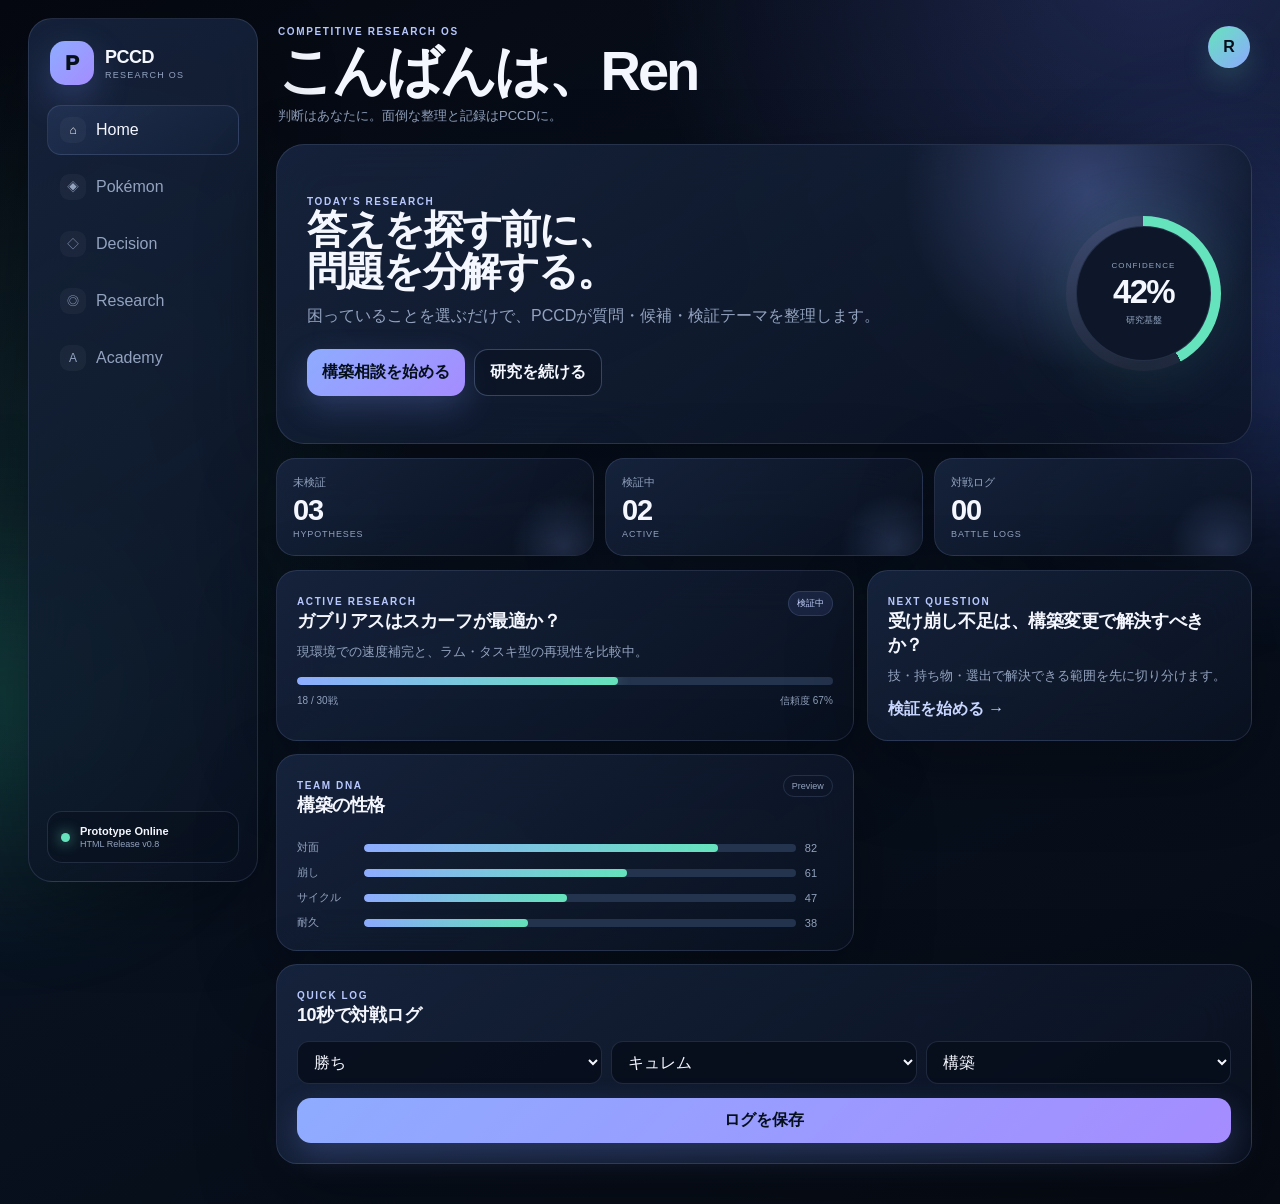
<file: index.html>
<!DOCTYPE html>
<html lang="ja">
<head>
  <meta charset="utf-8">
  <meta name="viewport" content="width=device-width, initial-scale=1, viewport-fit=cover">
  <meta name="theme-color" content="#060912">
  <meta name="apple-mobile-web-app-capable" content="yes">
  <meta name="apple-mobile-web-app-status-bar-style" content="black-translucent">
  <meta name="apple-mobile-web-app-title" content="PCCD">
  <title>PCCD HTML v0.8</title>
  <link rel="stylesheet" href="style.css">
</head>
<body>
  <div class="ambient ambient-a"></div>
  <div class="ambient ambient-b"></div>

  <div class="shell">
    <aside class="sidebar glass">
      <div class="brand">
        <div class="brand-mark">P</div>
        <div>
          <strong>PCCD</strong>
          <small>Research OS</small>
        </div>
      </div>

      <nav class="nav" aria-label="メインナビゲーション">
        <button class="nav-item active" data-page="home">
          <span class="nav-icon">⌂</span><span>Home</span>
        </button>
        <button class="nav-item" data-page="pokemon">
          <span class="nav-icon">◈</span><span>Pokémon</span>
        </button>
        <button class="nav-item" data-page="decision">
          <span class="nav-icon">◇</span><span>Decision</span>
        </button>
        <button class="nav-item" data-page="research">
          <span class="nav-icon">◎</span><span>Research</span>
        </button>
        <button class="nav-item" data-page="academy">
          <span class="nav-icon">A</span><span>Academy</span>
        </button>
      </nav>

      <div class="sidebar-footer">
        <span class="status-dot"></span>
        <div>
          <strong>Prototype Online</strong>
          <small>HTML Release v0.8</small>
        </div>
      </div>
    </aside>

    <main class="workspace">
      <header class="topbar">
        <div>
          <p class="eyebrow">COMPETITIVE RESEARCH OS</p>
          <h1>こんばんは、Ren</h1>
          <p class="lead">判断はあなたに。面倒な整理と記録はPCCDに。</p>
        </div>
        <button class="profile-button" type="button" aria-label="プロフィール">
          <span>R</span>
        </button>
      </header>

      <section id="home" class="page active">
        <article class="hero glass">
          <div class="hero-copy">
            <span class="section-kicker">TODAY'S RESEARCH</span>
            <h2>答えを探す前に、<br>問題を分解する。</h2>
            <p>困っていることを選ぶだけで、PCCDが質問・候補・検証テーマを整理します。</p>
            <div class="hero-actions">
              <button class="button primary" data-go="decision">構築相談を始める</button>
              <button class="button secondary" data-go="research">研究を続ける</button>
            </div>
          </div>

          <div class="confidence-ring" style="--value:42">
            <div class="confidence-inner">
              <small>CONFIDENCE</small>
              <strong>42%</strong>
              <span>研究基盤</span>
            </div>
          </div>
        </article>

        <section class="stats">
          <article class="stat-card glass">
            <small>未検証</small><strong id="statUnverified">03</strong><span>Hypotheses</span>
          </article>
          <article class="stat-card glass">
            <small>検証中</small><strong>02</strong><span>Active</span>
          </article>
          <article class="stat-card glass">
            <small>対戦ログ</small><strong id="statLogs">00</strong><span>Battle logs</span>
          </article>
        </section>

        <section class="home-grid">
          <article class="panel glass active-research">
            <div class="panel-head">
              <div>
                <span class="section-kicker">ACTIVE RESEARCH</span>
                <h3>ガブリアスはスカーフが最適か？</h3>
              </div>
              <span class="pill blue">検証中</span>
            </div>
            <p>現環境での速度補完と、ラム・タスキ型の再現性を比較中。</p>
            <div class="progress"><i style="width:60%"></i></div>
            <footer><span>18 / 30戦</span><span>信頼度 67%</span></footer>
          </article>

          <article class="panel glass next-question">
            <span class="section-kicker">NEXT QUESTION</span>
            <h3>受け崩し不足は、構築変更で解決すべきか？</h3>
            <p>技・持ち物・選出で解決できる範囲を先に切り分けます。</p>
            <button class="text-link" data-go="decision">検証を始める →</button>
          </article>

          <article class="panel glass dna-panel">
            <div class="panel-head">
              <div>
                <span class="section-kicker">TEAM DNA</span>
                <h3>構築の性格</h3>
              </div>
              <span class="pill">Preview</span>
            </div>
            <div class="dna-list">
              <div><span>対面</span><i><b style="width:82%"></b></i><small>82</small></div>
              <div><span>崩し</span><i><b style="width:61%"></b></i><small>61</small></div>
              <div><span>サイクル</span><i><b style="width:47%"></b></i><small>47</small></div>
              <div><span>耐久</span><i><b style="width:38%"></b></i><small>38</small></div>
            </div>
          </article>

          <article class="panel glass quick-log">
            <span class="section-kicker">QUICK LOG</span>
            <h3>10秒で対戦ログ</h3>
            <div class="quick-fields">
              <select id="quickResult">
                <option>勝ち</option>
                <option>負け</option>
              </select>
              <select id="quickOpponent">
                <option>キュレム</option>
                <option>ガブリアス</option>
                <option>ルカリオ</option>
                <option>メタグロス</option>
                <option>その他</option>
              </select>
              <select id="quickCause">
                <option>構築</option>
                <option>選出</option>
                <option>プレイング</option>
                <option>情報不足</option>
              </select>
            </div>
            <button class="button primary full" id="saveQuickLog">ログを保存</button>
          </article>
        </section>
      </section>

      <section id="pokemon" class="page">
        <div class="page-title">
          <div>
            <p class="eyebrow">POKÉMON DATABASE</p>
            <h2>役割から探す。</h2>
            <p>名前だけでなく、構築で必要な役割から候補を絞り込みます。</p>
          </div>
          <input id="pokemonSearch" class="search" placeholder="名前・役割で検索">
        </div>

        <div id="pokemonGrid" class="pokemon-grid"></div>

        <article id="pokemonDetail" class="pokemon-detail glass hidden">
          <div id="pokemonHero" class="pokemon-hero theme-garchomp">
            <div class="pokemon-monogram" id="pokemonMonogram">G</div>
            <div>
              <p class="section-kicker">POKÉMON PROFILE</p>
              <h2 id="pokemonName">ガブリアス</h2>
              <span id="pokemonEnglish">GARCHOMP</span>
              <small id="pokemonType">DRAGON / GROUND</small>
            </div>
            <button class="icon-button" id="closePokemon">×</button>
          </div>

          <div class="detail-body">
            <div class="score-row">
              <div><small>THEORY</small><strong id="scoreTheory">92</strong></div>
              <div><small>ENVIRONMENT</small><strong id="scoreEnvironment">78</strong></div>
              <div><small>OVERALL</small><strong id="scoreOverall">85</strong></div>
              <div><small>CONFIDENCE</small><strong id="scoreConfidence">45%</strong></div>
            </div>

            <div class="detail-grid">
              <section>
                <span class="section-kicker">BUILDS</span>
                <div id="buildList" class="card-list"></div>
              </section>
              <section>
                <span class="section-kicker">DECISION MATERIAL</span>
                <div id="knowledgeList" class="card-list"></div>
              </section>
            </div>

            <button class="button primary full" id="useInDecision">このポケモンで相談する</button>
          </div>
        </article>
      </section>

      <section id="decision" class="page">
        <div class="page-title">
          <div>
            <p class="eyebrow">DECISION SUPPORT</p>
            <h2>問題を3段階で分解する。</h2>
            <p>文字入力なしで、改善候補まで進めます。</p>
          </div>
        </div>

        <article class="decision-flow glass">
          <div class="decision-step">
            <span class="step-number">01</span>
            <div>
              <h3>何を解決したい？</h3>
              <div class="choice-grid" id="problemChoices">
                <button data-value="重いポケモン">重いポケモン</button>
                <button data-value="勝ち筋不足">勝ち筋不足</button>
                <button data-value="選出">選出</button>
                <button data-value="プレイング">プレイング</button>
              </div>
            </div>
          </div>

          <div class="decision-step">
            <span class="step-number">02</span>
            <div>
              <h3>対象は？</h3>
              <div class="choice-grid" id="targetChoices">
                <button data-value="キュレム">キュレム</button>
                <button data-value="ガブリアス">ガブリアス</button>
                <button data-value="ルカリオ">ルカリオ</button>
                <button data-value="メタグロス">メタグロス</button>
              </div>
            </div>
          </div>

          <div class="decision-step">
            <span class="step-number">03</span>
            <div>
              <h3>どこが辛い？</h3>
              <div class="choice-grid" id="painChoices">
                <button data-value="一撃で倒される">一撃で倒される</button>
                <button data-value="後出しできない">後出しできない</button>
                <button data-value="技が一貫する">技が一貫する</button>
                <button data-value="型が読めない">型が読めない</button>
              </div>
            </div>
          </div>

          <button class="button primary full" id="generateAdvice">改善候補を見る</button>
        </article>

        <article id="advicePanel" class="panel glass hidden">
          <div class="panel-head">
            <div>
              <span class="section-kicker">RECOMMENDATION</span>
              <h3>改善候補</h3>
            </div>
            <span class="pill amber">仮説</span>
          </div>
          <p id="adviceSummary"></p>
          <div id="adviceList" class="card-list"></div>
          <button class="button secondary full" id="saveResearch">研究テーマとして保存</button>
        </article>
      </section>

      <section id="research" class="page">
        <div class="page-title">
          <div>
            <p class="eyebrow">RESEARCH LAB</p>
            <h2>結論より、履歴を残す。</h2>
            <p>検証数・根拠・信頼度を分けて保存します。</p>
          </div>
        </div>

        <div class="research-grid">
          <article class="panel glass">
            <div class="panel-head">
              <div>
                <span class="section-kicker">RESEARCH THEMES</span>
                <h3>研究テーマ</h3>
              </div>
              <span class="pill blue" id="researchCount">2件</span>
            </div>
            <div id="researchList" class="card-list"></div>
          </article>

          <article class="panel glass">
            <div class="panel-head">
              <div>
                <span class="section-kicker">BATTLE LOG</span>
                <h3>対戦ログ</h3>
              </div>
              <button class="icon-button" id="clearData">↺</button>
            </div>
            <div id="battleLogList" class="card-list"></div>
          </article>
        </div>
      </section>

      <section id="academy" class="page">
        <div class="page-title">
          <div>
            <p class="eyebrow">PCCD ACADEMY</p>
            <h2>競技用語を、その場で理解する。</h2>
            <p>初心者向けの説明から、構築・研究レベルまで段階的に整理します。</p>
          </div>
          <input id="glossarySearch" class="search" placeholder="A・努力値・受け出し など">
        </div>

        <div class="academy-tabs" id="academyTabs">
          <button class="active" data-category="all">すべて</button>
          <button data-category="basic">基礎</button>
          <button data-category="battle">対戦</button>
          <button data-category="build">構築</button>
          <button data-category="research">研究</button>
        </div>

        <div id="glossaryGrid" class="academy-grid"></div>
      </section>
    </main>
  </div>

  <div id="glossaryModal" class="modal hidden">
    <div class="modal-card glass">
      <button class="icon-button modal-close" id="closeModal">×</button>
      <span class="section-kicker">PCCD ACADEMY</span>
      <h2 id="modalTerm"></h2>
      <p id="modalShort" class="modal-lead"></p>
      <div id="modalDetail" class="modal-box"></div>
      <div id="modalExample" class="example-box"></div>
      <div id="modalRelated" class="related-list"></div>
    </div>
  </div>

  <div id="toast" class="toast"></div>
  <script src="script.js"></script>
</body>
</html>
</file>
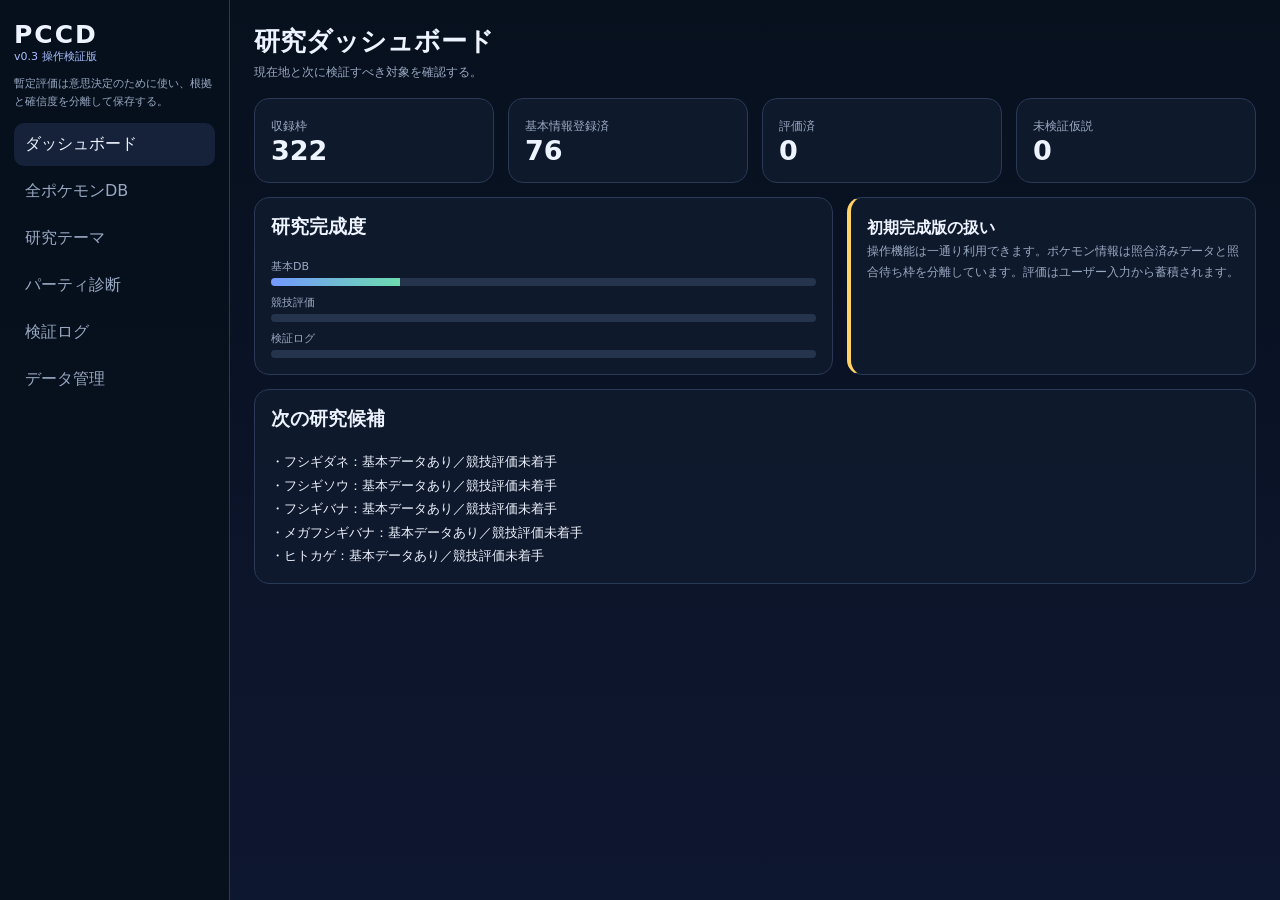
<file: PCCD.html>
<!doctype html>
<html lang="ja">
<head>
<meta charset="utf-8">
<meta name="viewport" content="width=device-width,initial-scale=1">
<meta name="theme-color" content="#08101e">
<meta name="apple-mobile-web-app-capable" content="yes">
<meta name="apple-mobile-web-app-status-bar-style" content="black-translucent">
<meta name="apple-mobile-web-app-title" content="PCCD">
<title>PCCD v0.3 操作検証版</title>
<style>
:root{--bg:#07101d;--panel:#101a2d;--panel2:#15223a;--line:#293956;--text:#eef4ff;--muted:#99a8c1;--accent:#7ea3ff;--ok:#6bdbb0;--warn:#ffd166;--bad:#ff8097}
*{box-sizing:border-box}body{margin:0;background:linear-gradient(180deg,#07101d,#0e1730);color:var(--text);font-family:system-ui,-apple-system,"Noto Sans JP",sans-serif}
button,input,select,textarea{font:inherit}button{cursor:pointer}
.app{display:grid;grid-template-columns:230px 1fr;min-height:100vh}.side{background:#07101df2;border-right:1px solid var(--line);padding:20px 14px;position:sticky;top:0;height:100vh}
.logo{font-weight:900;font-size:25px;letter-spacing:.08em}.version{color:#a9bfff;font-size:11px}.side p{color:var(--muted);font-size:11px;line-height:1.6}
.nav button{width:100%;border:0;background:transparent;color:var(--muted);text-align:left;padding:11px;border-radius:10px;margin:2px 0}.nav button.active,.nav button:hover{background:var(--panel2);color:var(--text)}
main{padding:24px;max-width:1550px;width:100%}.page{display:none}.page.active{display:block}.head{display:flex;justify-content:space-between;gap:12px;align-items:flex-start;margin-bottom:17px}h1{font-size:26px;margin:0}h2,h3{margin-top:0}.caption{color:var(--muted);font-size:12px;margin-top:5px}
.grid{display:grid;grid-template-columns:repeat(12,1fr);gap:14px}.card{background:rgba(16,26,45,.96);border:1px solid var(--line);border-radius:15px;padding:16px}.s3{grid-column:span 3}.s4{grid-column:span 4}.s5{grid-column:span 5}.s6{grid-column:span 6}.s7{grid-column:span 7}.s8{grid-column:span 8}.s12{grid-column:span 12}
.metric b{display:block;font-size:27px}.metric span,.muted{color:var(--muted);font-size:12px}.toolbar{display:grid;grid-template-columns:2fr repeat(4,1fr);gap:9px;margin-bottom:13px}
input,select,textarea{width:100%;background:#0a1426;color:var(--text);border:1px solid var(--line);border-radius:9px;padding:10px}textarea{resize:vertical}
.primary,.secondary,.danger{border:0;border-radius:9px;padding:10px 13px;font-weight:700}.primary{background:var(--accent);color:#07101d}.secondary{background:#1c2b49;color:var(--text);border:1px solid var(--line)}.danger{background:#4b2030;color:#ffd9df}
.tablewrap{overflow:auto;max-height:68vh}table{border-collapse:collapse;width:100%;min-width:1000px}th,td{font-size:12px;text-align:left;padding:9px;border-bottom:1px solid #22314c}th{position:sticky;top:0;background:#17243c;z-index:2;color:#b8c5da}
tr{cursor:pointer}tr:hover{background:#17243c}.pill{display:inline-block;background:#213452;border-radius:999px;padding:3px 7px;margin:1px;font-size:11px}.ok{color:var(--ok)}.warn{color:var(--warn)}.bad{color:var(--bad)}
.overlay{display:none;position:fixed;inset:0;background:#000a;z-index:20;padding:3vh}.modal{max-width:960px;margin:auto;background:var(--panel);border:1px solid var(--line);border-radius:18px;max-height:94vh;overflow:auto;padding:20px}
.statgrid{display:grid;grid-template-columns:repeat(6,1fr);gap:8px}.stat{background:#0a1426;border-radius:9px;padding:9px;text-align:center}.stat b{display:block;font-size:20px}.evalgrid{display:grid;grid-template-columns:repeat(4,1fr);gap:9px}
.label{font-size:11px;color:var(--muted);margin:9px 0 4px}.row{display:flex;gap:8px;align-items:center}.row>*{flex:1}.row .auto{flex:0 0 auto}.notice{border-left:4px solid var(--warn);line-height:1.7}.log{border-left:3px solid var(--accent);padding-left:11px;margin:10px 0}.team{display:grid;grid-template-columns:repeat(6,1fr);gap:8px}.slot{min-height:105px;background:#0b1528;border:1px dashed #40547d;border-radius:11px;padding:9px}.slot select{font-size:11px;padding:7px}.result{line-height:1.8;font-size:13px}
.progress{height:8px;background:#26334d;border-radius:99px;overflow:hidden}.progress i{display:block;height:100%;background:linear-gradient(90deg,#7398ff,#6ddcaf)}
@media(max-width:900px){.app{grid-template-columns:1fr}.side{height:auto;position:static}.nav{display:flex;overflow:auto}.nav button{min-width:max-content}.s3,.s4,.s5,.s6,.s7,.s8{grid-column:span 12}.toolbar{grid-template-columns:1fr}.team{grid-template-columns:repeat(2,1fr)}.evalgrid{grid-template-columns:1fr 1fr}.statgrid{grid-template-columns:repeat(3,1fr)}}
</style></head>
<body>
<noscript>
  <div style="padding:20px;background:#fff3cd;color:#3d3200;font-family:system-ui;line-height:1.7">
    PCCDを使用するにはJavaScriptが必要です。Safariの設定でJavaScriptを有効にしてください。
  </div>
</noscript>
<div class="app">
<aside class="side"><div class="logo">PCCD</div><div class="version">v0.3 操作検証版</div><p>暫定評価は意思決定のために使い、根拠と確信度を分離して保存する。</p>
<div class="nav">
<button class="active" data-page="home">ダッシュボード</button>
<button data-page="db">全ポケモンDB</button>
<button data-page="research">研究テーマ</button>
<button data-page="party">パーティ診断</button>
<button data-page="logs">検証ログ</button>
<button data-page="settings">データ管理</button>
</div></aside>
<main>
<section id="home" class="page active"><div class="head"><div><h1>研究ダッシュボード</h1><div class="caption">現在地と次に検証すべき対象を確認する。</div></div></div>
<div class="grid">
<div class="card s3 metric"><span>収録枠</span><b id="hAll">0</b></div><div class="card s3 metric"><span>基本情報登録済</span><b id="hKnown">0</b></div><div class="card s3 metric"><span>評価済</span><b id="hRated">0</b></div><div class="card s3 metric"><span>未検証仮説</span><b id="hHyp">0</b></div>
<div class="card s7"><h3>研究完成度</h3><div class="label">基本DB</div><div class="progress"><i id="pBase"></i></div><div class="label">競技評価</div><div class="progress"><i id="pEval"></i></div><div class="label">検証ログ</div><div class="progress"><i id="pLog"></i></div></div>
<div class="card s5 notice"><b>初期完成版の扱い</b><div class="muted">操作機能は一通り利用できます。ポケモン情報は照合済みデータと照合待ち枠を分離しています。評価はユーザー入力から蓄積されます。</div></div>
<div class="card s12"><h3>次の研究候補</h3><div id="nextResearch" class="result"></div></div>
</div></section>

<section id="db" class="page"><div class="head"><div><h1>全ポケモンDB</h1><div class="caption">行を押すと、暫定評価・役割・仮説・メモを編集できます。</div></div></div>
<div class="toolbar"><input id="search" placeholder="名前・タイプ・特性・メモで検索"><select id="fForm"><option value="">全形態</option><option>通常</option><option>メガ</option><option>リージョン</option><option>未照合</option></select><select id="fStatus"><option value="">全データ状態</option><option>基礎データ照合済</option><option>名称・M-B追加のみ照合済</option><option>未照合</option></select><select id="fRated"><option value="">評価状態すべて</option><option value="rated">評価済</option><option value="unrated">未評価</option></select><select id="fFav"><option value="">すべて</option><option value="fav">お気に入り</option></select></div>
<div class="card tablewrap"><table><thead><tr><th>★</th><th>No.</th><th>ポケモン</th><th>形態</th><th>タイプ</th><th>BST</th><th>理論</th><th>環境</th><th>総合</th><th>確信度</th><th>状態</th></tr></thead><tbody id="tbody"></tbody></table></div></section>

<section id="research" class="page"><div class="head"><div><h1>研究テーマ</h1><div class="caption">ユーザーの興味を、検証可能な問いに変換して管理する。</div></div></div>
<div class="grid"><div class="card s5"><h3>テーマを追加</h3><input id="rtTitle" placeholder="例：メガルカリオは終盤エースとして安定するか"><div class="label">目的・検証条件</div><textarea id="rtBody" rows="7"></textarea><div class="label">優先度</div><select id="rtPriority"><option>高</option><option selected>中</option><option>低</option></select><button class="primary" onclick="addResearch()" style="margin-top:10px">追加</button></div><div class="card s7"><h3>進行中</h3><div id="researchList"></div></div></div></section>

<section id="party" class="page"><div class="head"><div><h1>パーティ診断</h1><div class="caption">タイプ数ではなく、構築への回答と役割分布を確認する簡易版。</div></div></div>
<div class="card"><div class="team" id="team"></div><button class="primary" onclick="diagnose()" style="margin-top:12px">診断する</button></div><div class="card" style="margin-top:14px"><h3>診断結果</h3><div id="partyResult" class="result muted">6枠を設定して診断してください。</div></div></section>

<section id="logs" class="page"><div class="head"><div><h1>検証ログ</h1><div class="caption">勝敗だけでなく、前提・選出・仮説との差分を記録する。</div></div></div>
<div class="grid"><div class="card s5"><input id="lgTitle" placeholder="検証テーマ"><div class="label">対象ポケモン</div><select id="lgPokemon"></select><div class="label">内容</div><textarea id="lgBody" rows="9" placeholder="ルール、構築、相手、選出、結果、失敗要因"></textarea><button class="primary" onclick="addLog()" style="margin-top:10px">保存</button></div><div class="card s7"><div id="logList"></div></div></div></section>

<section id="settings" class="page"><div class="head"><div><h1>データ管理</h1><div class="caption">研究データを端末内に保存し、JSONで持ち出せます。</div></div></div>
<div class="grid"><div class="card s6"><h3>バックアップ</h3><button class="primary" onclick="exportAll()">全データをJSON出力</button><div class="label">JSONを貼り付けて復元</div><textarea id="importBox" rows="8"></textarea><button class="secondary" onclick="importAll()">復元する</button></div><div class="card s6 notice"><h3>保存仕様</h3><div class="muted">入力内容はこのブラウザのlocalStorageに自動保存されます。別端末へ移す場合はJSON出力を使ってください。初期データへ戻す操作は取り消せません。</div><button class="danger" onclick="resetAll()" style="margin-top:16px">初期状態へ戻す</button></div></div></section>
</main></div>

<div class="overlay" id="overlay" onclick="if(event.target===this)closeModal()"><div class="modal" id="modal"></div></div>
<script>
const INITIAL=[{"id":"PCCD-0001","dex":"001","name":"フシギダネ","form":"通常","types":["くさ","どく"],"stats":{"hp":45,"atk":49,"def":49,"spa":65,"spd":65,"spe":45},"bst":318,"abilities":["しんりょく","ようりょくそ"],"regulation":"要照合","champions_status":"登場確認","data_status":"基礎データ照合済","theory":null,"environment":null,"overall":null,"confidence":0,"source":"ポケモン徹底攻略 チャンピオンズ図鑑","verified_at":"2026-07-11","notes":"","roles":[],"hypotheses":[],"sets":[],"favorite":false},{"id":"PCCD-0002","dex":"002","name":"フシギソウ","form":"通常","types":["くさ","どく"],"stats":{"hp":60,"atk":62,"def":63,"spa":80,"spd":80,"spe":60},"bst":405,"abilities":["しんりょく","ようりょくそ"],"regulation":"要照合","champions_status":"登場確認","data_status":"基礎データ照合済","theory":null,"environment":null,"overall":null,"confidence":0,"source":"ポケモン徹底攻略 チャンピオンズ図鑑","verified_at":"2026-07-11","notes":"","roles":[],"hypotheses":[],"sets":[],"favorite":false},{"id":"PCCD-0003","dex":"003","name":"フシギバナ","form":"通常","types":["くさ","どく"],"stats":{"hp":80,"atk":82,"def":83,"spa":100,"spd":100,"spe":80},"bst":525,"abilities":["しんりょく","ようりょくそ"],"regulation":"要照合","champions_status":"登場確認","data_status":"基礎データ照合済","theory":null,"environment":null,"overall":null,"confidence":0,"source":"ポケモン徹底攻略 チャンピオンズ図鑑","verified_at":"2026-07-11","notes":"","roles":[],"hypotheses":[],"sets":[],"favorite":false},{"id":"PCCD-0004","dex":"003","name":"メガフシギバナ","form":"メガ","types":["くさ","どく"],"stats":{"hp":80,"atk":100,"def":123,"spa":122,"spd":120,"spe":80},"bst":625,"abilities":["あついしぼう"],"regulation":"要照合","champions_status":"登場確認","data_status":"基礎データ照合済","theory":null,"environment":null,"overall":null,"confidence":0,"source":"ポケモン徹底攻略 チャンピオンズ図鑑","verified_at":"2026-07-11","notes":"","roles":[],"hypotheses":[],"sets":[],"favorite":false},{"id":"PCCD-0005","dex":"004","name":"ヒトカゲ","form":"通常","types":["ほのお"],"stats":{"hp":39,"atk":52,"def":43,"spa":60,"spd":50,"spe":65},"bst":309,"abilities":["もうか","サンパワー"],"regulation":"要照合","champions_status":"登場確認","data_status":"基礎データ照合済","theory":null,"environment":null,"overall":null,"confidence":0,"source":"ポケモン徹底攻略 チャンピオンズ図鑑","verified_at":"2026-07-11","notes":"","roles":[],"hypotheses":[],"sets":[],"favorite":false},{"id":"PCCD-0006","dex":"005","name":"リザード","form":"通常","types":["ほのお"],"stats":{"hp":58,"atk":64,"def":58,"spa":80,"spd":65,"spe":80},"bst":405,"abilities":["もうか","サンパワー"],"regulation":"要照合","champions_status":"登場確認","data_status":"基礎データ照合済","theory":null,"environment":null,"overall":null,"confidence":0,"source":"ポケモン徹底攻略 チャンピオンズ図鑑","verified_at":"2026-07-11","notes":"","roles":[],"hypotheses":[],"sets":[],"favorite":false},{"id":"PCCD-0007","dex":"006","name":"リザードン","form":"通常","types":["ほのお","ひこう"],"stats":{"hp":78,"atk":84,"def":78,"spa":109,"spd":85,"spe":100},"bst":534,"abilities":["もうか","サンパワー"],"regulation":"要照合","champions_status":"登場確認","data_status":"基礎データ照合済","theory":null,"environment":null,"overall":null,"confidence":0,"source":"ポケモン徹底攻略 チャンピオンズ図鑑","verified_at":"2026-07-11","notes":"","roles":[],"hypotheses":[],"sets":[],"favorite":false},{"id":"PCCD-0008","dex":"006","name":"メガリザードンX","form":"メガ","types":["ほのお","ドラゴン"],"stats":{"hp":78,"atk":130,"def":111,"spa":130,"spd":85,"spe":100},"bst":634,"abilities":["かたいツメ"],"regulation":"要照合","champions_status":"登場確認","data_status":"基礎データ照合済","theory":null,"environment":null,"overall":null,"confidence":0,"source":"ポケモン徹底攻略 チャンピオンズ図鑑","verified_at":"2026-07-11","notes":"","roles":[],"hypotheses":[],"sets":[],"favorite":false},{"id":"PCCD-0009","dex":"006","name":"メガリザードンY","form":"メガ","types":["ほのお","ひこう"],"stats":{"hp":78,"atk":104,"def":78,"spa":159,"spd":115,"spe":100},"bst":634,"abilities":["ひでり"],"regulation":"要照合","champions_status":"登場確認","data_status":"基礎データ照合済","theory":null,"environment":null,"overall":null,"confidence":0,"source":"ポケモン徹底攻略 チャンピオンズ図鑑","verified_at":"2026-07-11","notes":"","roles":[],"hypotheses":[],"sets":[],"favorite":false},{"id":"PCCD-0010","dex":"007","name":"ゼニガメ","form":"通常","types":["みず"],"stats":{"hp":44,"atk":48,"def":65,"spa":50,"spd":64,"spe":43},"bst":314,"abilities":["げきりゅう","あめうけざら"],"regulation":"要照合","champions_status":"登場確認","data_status":"基礎データ照合済","theory":null,"environment":null,"overall":null,"confidence":0,"source":"ポケモン徹底攻略 チャンピオンズ図鑑","verified_at":"2026-07-11","notes":"","roles":[],"hypotheses":[],"sets":[],"favorite":false},{"id":"PCCD-0011","dex":"008","name":"カメール","form":"通常","types":["みず"],"stats":{"hp":59,"atk":63,"def":80,"spa":65,"spd":80,"spe":58},"bst":405,"abilities":["げきりゅう","あめうけざら"],"regulation":"要照合","champions_status":"登場確認","data_status":"基礎データ照合済","theory":null,"environment":null,"overall":null,"confidence":0,"source":"ポケモン徹底攻略 チャンピオンズ図鑑","verified_at":"2026-07-11","notes":"","roles":[],"hypotheses":[],"sets":[],"favorite":false},{"id":"PCCD-0012","dex":"009","name":"カメックス","form":"通常","types":["みず"],"stats":{"hp":79,"atk":83,"def":100,"spa":85,"spd":105,"spe":78},"bst":530,"abilities":["げきりゅう","あめうけざら"],"regulation":"要照合","champions_status":"登場確認","data_status":"基礎データ照合済","theory":null,"environment":null,"overall":null,"confidence":0,"source":"ポケモン徹底攻略 チャンピオンズ図鑑","verified_at":"2026-07-11","notes":"","roles":[],"hypotheses":[],"sets":[],"favorite":false},{"id":"PCCD-0013","dex":"009","name":"メガカメックス","form":"メガ","types":["みず"],"stats":{"hp":79,"atk":103,"def":120,"spa":135,"spd":115,"spe":78},"bst":630,"abilities":["メガランチャー"],"regulation":"要照合","champions_status":"登場確認","data_status":"基礎データ照合済","theory":null,"environment":null,"overall":null,"confidence":0,"source":"ポケモン徹底攻略 チャンピオンズ図鑑","verified_at":"2026-07-11","notes":"","roles":[],"hypotheses":[],"sets":[],"favorite":false},{"id":"PCCD-0014","dex":"010","name":"キャタピー","form":"通常","types":["むし"],"stats":{"hp":45,"atk":30,"def":35,"spa":20,"spd":20,"spe":45},"bst":195,"abilities":["りんぷん","にげあし"],"regulation":"要照合","champions_status":"登場確認","data_status":"基礎データ照合済","theory":null,"environment":null,"overall":null,"confidence":0,"source":"ポケモン徹底攻略 チャンピオンズ図鑑","verified_at":"2026-07-11","notes":"","roles":[],"hypotheses":[],"sets":[],"favorite":false},{"id":"PCCD-0015","dex":"011","name":"トランセル","form":"通常","types":["むし"],"stats":{"hp":50,"atk":20,"def":55,"spa":25,"spd":25,"spe":30},"bst":205,"abilities":["だっぴ"],"regulation":"要照合","champions_status":"登場確認","data_status":"基礎データ照合済","theory":null,"environment":null,"overall":null,"confidence":0,"source":"ポケモン徹底攻略 チャンピオンズ図鑑","verified_at":"2026-07-11","notes":"","roles":[],"hypotheses":[],"sets":[],"favorite":false},{"id":"PCCD-0016","dex":"012","name":"バタフリー","form":"通常","types":["むし","ひこう"],"stats":{"hp":60,"atk":45,"def":50,"spa":90,"spd":80,"spe":70},"bst":395,"abilities":["ふくがん","いろめがね"],"regulation":"要照合","champions_status":"登場確認","data_status":"基礎データ照合済","theory":null,"environment":null,"overall":null,"confidence":0,"source":"ポケモン徹底攻略 チャンピオンズ図鑑","verified_at":"2026-07-11","notes":"","roles":[],"hypotheses":[],"sets":[],"favorite":false},{"id":"PCCD-0017","dex":"013","name":"ビードル","form":"通常","types":["むし","どく"],"stats":{"hp":40,"atk":35,"def":30,"spa":20,"spd":20,"spe":50},"bst":195,"abilities":["りんぷん","にげあし"],"regulation":"要照合","champions_status":"登場確認","data_status":"基礎データ照合済","theory":null,"environment":null,"overall":null,"confidence":0,"source":"ポケモン徹底攻略 チャンピオンズ図鑑","verified_at":"2026-07-11","notes":"","roles":[],"hypotheses":[],"sets":[],"favorite":false},{"id":"PCCD-0018","dex":"014","name":"コクーン","form":"通常","types":["むし","どく"],"stats":{"hp":45,"atk":25,"def":50,"spa":25,"spd":25,"spe":35},"bst":205,"abilities":["だっぴ"],"regulation":"要照合","champions_status":"登場確認","data_status":"基礎データ照合済","theory":null,"environment":null,"overall":null,"confidence":0,"source":"ポケモン徹底攻略 チャンピオンズ図鑑","verified_at":"2026-07-11","notes":"","roles":[],"hypotheses":[],"sets":[],"favorite":false},{"id":"PCCD-0019","dex":"015","name":"スピアー","form":"通常","types":["むし","どく"],"stats":{"hp":65,"atk":90,"def":40,"spa":45,"spd":80,"spe":75},"bst":395,"abilities":["むしのしらせ","スナイパー"],"regulation":"要照合","champions_status":"登場確認","data_status":"基礎データ照合済","theory":null,"environment":null,"overall":null,"confidence":0,"source":"ポケモン徹底攻略 チャンピオンズ図鑑","verified_at":"2026-07-11","notes":"","roles":[],"hypotheses":[],"sets":[],"favorite":false},{"id":"PCCD-0020","dex":"015","name":"メガスピアー","form":"メガ","types":["むし","どく"],"stats":{"hp":65,"atk":150,"def":40,"spa":15,"spd":80,"spe":145},"bst":495,"abilities":["てきおうりょく"],"regulation":"要照合","champions_status":"登場確認","data_status":"基礎データ照合済","theory":null,"environment":null,"overall":null,"confidence":0,"source":"ポケモン徹底攻略 チャンピオンズ図鑑","verified_at":"2026-07-11","notes":"","roles":[],"hypotheses":[],"sets":[],"favorite":false},{"id":"PCCD-0021","dex":"016","name":"ポッポ","form":"通常","types":["ノーマル","ひこう"],"stats":{"hp":40,"atk":45,"def":40,"spa":35,"spd":35,"spe":56},"bst":251,"abilities":["するどいめ","ちどりあし","はとむね"],"regulation":"要照合","champions_status":"登場確認","data_status":"基礎データ照合済","theory":null,"environment":null,"overall":null,"confidence":0,"source":"ポケモン徹底攻略 チャンピオンズ図鑑","verified_at":"2026-07-11","notes":"","roles":[],"hypotheses":[],"sets":[],"favorite":false},{"id":"PCCD-0022","dex":"017","name":"ピジョン","form":"通常","types":["ノーマル","ひこう"],"stats":{"hp":63,"atk":60,"def":55,"spa":50,"spd":50,"spe":71},"bst":349,"abilities":["するどいめ","ちどりあし","はとむね"],"regulation":"要照合","champions_status":"登場確認","data_status":"基礎データ照合済","theory":null,"environment":null,"overall":null,"confidence":0,"source":"ポケモン徹底攻略 チャンピオンズ図鑑","verified_at":"2026-07-11","notes":"","roles":[],"hypotheses":[],"sets":[],"favorite":false},{"id":"PCCD-0023","dex":"018","name":"ピジョット","form":"通常","types":["ノーマル","ひこう"],"stats":{"hp":83,"atk":80,"def":75,"spa":70,"spd":70,"spe":101},"bst":479,"abilities":["するどいめ","ちどりあし","はとむね"],"regulation":"要照合","champions_status":"登場確認","data_status":"基礎データ照合済","theory":null,"environment":null,"overall":null,"confidence":0,"source":"ポケモン徹底攻略 チャンピオンズ図鑑","verified_at":"2026-07-11","notes":"","roles":[],"hypotheses":[],"sets":[],"favorite":false},{"id":"PCCD-0024","dex":"018","name":"メガピジョット","form":"メガ","types":["ノーマル","ひこう"],"stats":{"hp":83,"atk":80,"def":80,"spa":135,"spd":80,"spe":121},"bst":579,"abilities":["ノーガード"],"regulation":"要照合","champions_status":"登場確認","data_status":"基礎データ照合済","theory":null,"environment":null,"overall":null,"confidence":0,"source":"ポケモン徹底攻略 チャンピオンズ図鑑","verified_at":"2026-07-11","notes":"","roles":[],"hypotheses":[],"sets":[],"favorite":false},{"id":"PCCD-0025","dex":"019","name":"コラッタ","form":"通常","types":["ノーマル"],"stats":{"hp":30,"atk":56,"def":35,"spa":25,"spd":35,"spe":72},"bst":253,"abilities":["にげあし","こんじょう","はりきり"],"regulation":"要照合","champions_status":"登場確認","data_status":"基礎データ照合済","theory":null,"environment":null,"overall":null,"confidence":0,"source":"ポケモン徹底攻略 チャンピオンズ図鑑","verified_at":"2026-07-11","notes":"","roles":[],"hypotheses":[],"sets":[],"favorite":false},{"id":"PCCD-0026","dex":"019","name":"コラッタ (アローラ)","form":"リージョン","types":["あく","ノーマル"],"stats":{"hp":30,"atk":56,"def":35,"spa":25,"spd":35,"spe":72},"bst":253,"abilities":["くいしんぼう","はりきり","あついしぼう"],"regulation":"要照合","champions_status":"登場確認","data_status":"基礎データ照合済","theory":null,"environment":null,"overall":null,"confidence":0,"source":"ポケモン徹底攻略 チャンピオンズ図鑑","verified_at":"2026-07-11","notes":"","roles":[],"hypotheses":[],"sets":[],"favorite":false},{"id":"PCCD-0027","dex":"020","name":"ラッタ","form":"通常","types":["ノーマル"],"stats":{"hp":55,"atk":81,"def":60,"spa":50,"spd":70,"spe":97},"bst":413,"abilities":["にげあし","こんじょう","はりきり"],"regulation":"要照合","champions_status":"登場確認","data_status":"基礎データ照合済","theory":null,"environment":null,"overall":null,"confidence":0,"source":"ポケモン徹底攻略 チャンピオンズ図鑑","verified_at":"2026-07-11","notes":"","roles":[],"hypotheses":[],"sets":[],"favorite":false},{"id":"PCCD-0028","dex":"020","name":"ラッタ (アローラ)","form":"リージョン","types":["あく","ノーマル"],"stats":{"hp":75,"atk":71,"def":70,"spa":40,"spd":80,"spe":77},"bst":413,"abilities":["くいしんぼう","はりきり","あついしぼう"],"regulation":"要照合","champions_status":"登場確認","data_status":"基礎データ照合済","theory":null,"environment":null,"overall":null,"confidence":0,"source":"ポケモン徹底攻略 チャンピオンズ図鑑","verified_at":"2026-07-11","notes":"","roles":[],"hypotheses":[],"sets":[],"favorite":false},{"id":"PCCD-0029","dex":"021","name":"オニスズメ","form":"通常","types":["ノーマル","ひこう"],"stats":{"hp":40,"atk":60,"def":30,"spa":31,"spd":31,"spe":70},"bst":262,"abilities":["するどいめ","スナイパー"],"regulation":"要照合","champions_status":"登場確認","data_status":"基礎データ照合済","theory":null,"environment":null,"overall":null,"confidence":0,"source":"ポケモン徹底攻略 チャンピオンズ図鑑","verified_at":"2026-07-11","notes":"","roles":[],"hypotheses":[],"sets":[],"favorite":false},{"id":"PCCD-0030","dex":"022","name":"オニドリル","form":"通常","types":["ノーマル","ひこう"],"stats":{"hp":65,"atk":90,"def":65,"spa":61,"spd":61,"spe":100},"bst":442,"abilities":["するどいめ","スナイパー"],"regulation":"要照合","champions_status":"登場確認","data_status":"基礎データ照合済","theory":null,"environment":null,"overall":null,"confidence":0,"source":"ポケモン徹底攻略 チャンピオンズ図鑑","verified_at":"2026-07-11","notes":"","roles":[],"hypotheses":[],"sets":[],"favorite":false},{"id":"PCCD-0031","dex":"023","name":"アーボ","form":"通常","types":["どく"],"stats":{"hp":35,"atk":60,"def":44,"spa":40,"spd":54,"spe":55},"bst":288,"abilities":["いかく","だっぴ","きんちょうかん"],"regulation":"要照合","champions_status":"登場確認","data_status":"基礎データ照合済","theory":null,"environment":null,"overall":null,"confidence":0,"source":"ポケモン徹底攻略 チャンピオンズ図鑑","verified_at":"2026-07-11","notes":"","roles":[],"hypotheses":[],"sets":[],"favorite":false},{"id":"PCCD-0032","dex":"024","name":"アーボック","form":"通常","types":["どく"],"stats":{"hp":60,"atk":95,"def":69,"spa":65,"spd":79,"spe":80},"bst":448,"abilities":["いかく","だっぴ","きんちょうかん"],"regulation":"要照合","champions_status":"登場確認","data_status":"基礎データ照合済","theory":null,"environment":null,"overall":null,"confidence":0,"source":"ポケモン徹底攻略 チャンピオンズ図鑑","verified_at":"2026-07-11","notes":"","roles":[],"hypotheses":[],"sets":[],"favorite":false},{"id":"PCCD-0033","dex":"025","name":"ピカチュウ","form":"通常","types":["でんき"],"stats":{"hp":35,"atk":55,"def":40,"spa":50,"spd":50,"spe":90},"bst":320,"abilities":["せいでんき","ひらいしん"],"regulation":"要照合","champions_status":"登場確認","data_status":"基礎データ照合済","theory":null,"environment":null,"overall":null,"confidence":0,"source":"ポケモン徹底攻略 チャンピオンズ図鑑","verified_at":"2026-07-11","notes":"","roles":[],"hypotheses":[],"sets":[],"favorite":false},{"id":"PCCD-0034","dex":"026","name":"ライチュウ","form":"通常","types":["でんき"],"stats":{"hp":60,"atk":90,"def":55,"spa":90,"spd":80,"spe":110},"bst":485,"abilities":["せいでんき","ひらいしん"],"regulation":"要照合","champions_status":"登場確認","data_status":"基礎データ照合済","theory":null,"environment":null,"overall":null,"confidence":0,"source":"ポケモン徹底攻略 チャンピオンズ図鑑","verified_at":"2026-07-11","notes":"","roles":[],"hypotheses":[],"sets":[],"favorite":false},{"id":"PCCD-0035","dex":"026","name":"ライチュウ (アローラ)","form":"リージョン","types":["でんき","エスパー"],"stats":{"hp":60,"atk":85,"def":50,"spa":95,"spd":85,"spe":110},"bst":485,"abilities":["サーフテール"],"regulation":"要照合","champions_status":"登場確認","data_status":"基礎データ照合済","theory":null,"environment":null,"overall":null,"confidence":0,"source":"ポケモン徹底攻略 チャンピオンズ図鑑","verified_at":"2026-07-11","notes":"","roles":[],"hypotheses":[],"sets":[],"favorite":false},{"id":"PCCD-0036","dex":"026","name":"メガライチュウX","form":"メガ","types":["でんき"],"stats":{"hp":60,"atk":135,"def":95,"spa":90,"spd":95,"spe":110},"bst":585,"abilities":[],"regulation":"M-B","champions_status":"登場確認","data_status":"基礎データ照合済","theory":null,"environment":null,"overall":null,"confidence":0,"source":"ポケモン徹底攻略 チャンピオンズ図鑑","verified_at":"2026-07-11","notes":"","roles":[],"hypotheses":[],"sets":[],"favorite":false},{"id":"PCCD-0037","dex":"026","name":"メガライチュウY","form":"メガ","types":["でんき"],"stats":{"hp":60,"atk":100,"def":55,"spa":160,"spd":80,"spe":130},"bst":585,"abilities":[],"regulation":"M-B","champions_status":"登場確認","data_status":"基礎データ照合済","theory":null,"environment":null,"overall":null,"confidence":0,"source":"ポケモン徹底攻略 チャンピオンズ図鑑","verified_at":"2026-07-11","notes":"","roles":[],"hypotheses":[],"sets":[],"favorite":false},{"id":"PCCD-0038","dex":"035","name":"ピッピ","form":"通常","types":["フェアリー"],"stats":{"hp":70,"atk":45,"def":48,"spa":60,"spd":65,"spe":35},"bst":323,"abilities":["メロメロボディ","マジックガード","フレンドガード"],"regulation":"要照合","champions_status":"登場確認","data_status":"基礎データ照合済","theory":null,"environment":null,"overall":null,"confidence":0,"source":"ポケモン徹底攻略 チャンピオンズ図鑑","verified_at":"2026-07-11","notes":"","roles":[],"hypotheses":[],"sets":[],"favorite":false},{"id":"PCCD-0039","dex":"036","name":"ピクシー","form":"通常","types":["フェアリー"],"stats":{"hp":95,"atk":70,"def":73,"spa":95,"spd":90,"spe":60},"bst":483,"abilities":["メロメロボディ","マジックガード","てんねん"],"regulation":"要照合","champions_status":"登場確認","data_status":"基礎データ照合済","theory":null,"environment":null,"overall":null,"confidence":0,"source":"ポケモン徹底攻略 チャンピオンズ図鑑","verified_at":"2026-07-11","notes":"","roles":[],"hypotheses":[],"sets":[],"favorite":false},{"id":"PCCD-0040","dex":"036","name":"メガピクシー","form":"メガ","types":["フェアリー","ひこう"],"stats":{"hp":95,"atk":80,"def":93,"spa":135,"spd":110,"spe":70},"bst":583,"abilities":["マジックミラー"],"regulation":"要照合","champions_status":"登場確認","data_status":"基礎データ照合済","theory":null,"environment":null,"overall":null,"confidence":0,"source":"ポケモン徹底攻略 チャンピオンズ図鑑","verified_at":"2026-07-11","notes":"","roles":[],"hypotheses":[],"sets":[],"favorite":false},{"id":"PCCD-0041","dex":"045","name":"ラフレシア","form":"通常","types":["くさ","どく"],"stats":{"hp":75,"atk":80,"def":85,"spa":110,"spd":90,"spe":50},"bst":490,"abilities":["ようりょくそ","ほうし"],"regulation":"M-B","champions_status":"登場確認","data_status":"基礎データ照合済","theory":null,"environment":null,"overall":null,"confidence":0,"source":"ポケモン徹底攻略 チャンピオンズ図鑑","verified_at":"2026-07-11","notes":"","roles":[],"hypotheses":[],"sets":[],"favorite":false},{"id":"PCCD-0042","dex":"","name":"ハリーセン","form":"通常","types":[],"stats":null,"bst":null,"abilities":[],"regulation":"M-B","champions_status":"登場確認","data_status":"名称・M-B追加のみ照合済","theory":null,"environment":null,"overall":null,"confidence":0,"source":"GameWith M-B追加一覧","verified_at":"2026-07-11","notes":"","roles":[],"hypotheses":[],"sets":[],"favorite":false},{"id":"PCCD-0043","dex":"","name":"ジュカイン","form":"通常","types":[],"stats":null,"bst":null,"abilities":[],"regulation":"M-B","champions_status":"登場確認","data_status":"名称・M-B追加のみ照合済","theory":null,"environment":null,"overall":null,"confidence":0,"source":"GameWith M-B追加一覧","verified_at":"2026-07-11","notes":"","roles":[],"hypotheses":[],"sets":[],"favorite":false},{"id":"PCCD-0044","dex":"","name":"メガジュカイン","form":"メガ","types":[],"stats":null,"bst":null,"abilities":[],"regulation":"M-B","champions_status":"登場確認","data_status":"名称・M-B追加のみ照合済","theory":null,"environment":null,"overall":null,"confidence":0,"source":"GameWith M-B追加一覧","verified_at":"2026-07-11","notes":"","roles":[],"hypotheses":[],"sets":[],"favorite":false},{"id":"PCCD-0045","dex":"","name":"バシャーモ","form":"通常","types":[],"stats":null,"bst":null,"abilities":[],"regulation":"M-B","champions_status":"登場確認","data_status":"名称・M-B追加のみ照合済","theory":null,"environment":null,"overall":null,"confidence":0,"source":"GameWith M-B追加一覧","verified_at":"2026-07-11","notes":"","roles":[],"hypotheses":[],"sets":[],"favorite":false},{"id":"PCCD-0046","dex":"","name":"メガバシャーモ","form":"メガ","types":[],"stats":null,"bst":null,"abilities":[],"regulation":"M-B","champions_status":"登場確認","data_status":"名称・M-B追加のみ照合済","theory":null,"environment":null,"overall":null,"confidence":0,"source":"GameWith M-B追加一覧","verified_at":"2026-07-11","notes":"","roles":[],"hypotheses":[],"sets":[],"favorite":false},{"id":"PCCD-0047","dex":"","name":"ラグラージ","form":"通常","types":[],"stats":null,"bst":null,"abilities":[],"regulation":"M-B","champions_status":"登場確認","data_status":"名称・M-B追加のみ照合済","theory":null,"environment":null,"overall":null,"confidence":0,"source":"GameWith M-B追加一覧","verified_at":"2026-07-11","notes":"","roles":[],"hypotheses":[],"sets":[],"favorite":false},{"id":"PCCD-0048","dex":"","name":"メガラグラージ","form":"メガ","types":[],"stats":null,"bst":null,"abilities":[],"regulation":"M-B","champions_status":"登場確認","data_status":"名称・M-B追加のみ照合済","theory":null,"environment":null,"overall":null,"confidence":0,"source":"GameWith M-B追加一覧","verified_at":"2026-07-11","notes":"","roles":[],"hypotheses":[],"sets":[],"favorite":false},{"id":"PCCD-0049","dex":"","name":"クチート","form":"通常","types":[],"stats":null,"bst":null,"abilities":[],"regulation":"M-B","champions_status":"登場確認","data_status":"名称・M-B追加のみ照合済","theory":null,"environment":null,"overall":null,"confidence":0,"source":"GameWith M-B追加一覧","verified_at":"2026-07-11","notes":"","roles":[],"hypotheses":[],"sets":[],"favorite":false},{"id":"PCCD-0050","dex":"","name":"メガクチート","form":"メガ","types":[],"stats":null,"bst":null,"abilities":[],"regulation":"M-B","champions_status":"登場確認","data_status":"名称・M-B追加のみ照合済","theory":null,"environment":null,"overall":null,"confidence":0,"source":"GameWith M-B追加一覧","verified_at":"2026-07-11","notes":"","roles":[],"hypotheses":[],"sets":[],"favorite":false},{"id":"PCCD-0051","dex":"","name":"メタグロス","form":"通常","types":[],"stats":null,"bst":null,"abilities":[],"regulation":"M-B","champions_status":"登場確認","data_status":"名称・M-B追加のみ照合済","theory":null,"environment":null,"overall":null,"confidence":0,"source":"GameWith M-B追加一覧","verified_at":"2026-07-11","notes":"","roles":[],"hypotheses":[],"sets":[],"favorite":false},{"id":"PCCD-0052","dex":"","name":"メガメタグロス","form":"メガ","types":[],"stats":null,"bst":null,"abilities":[],"regulation":"M-B","champions_status":"登場確認","data_status":"名称・M-B追加のみ照合済","theory":null,"environment":null,"overall":null,"confidence":0,"source":"GameWith M-B追加一覧","verified_at":"2026-07-11","notes":"","roles":[],"hypotheses":[],"sets":[],"favorite":false},{"id":"PCCD-0053","dex":"","name":"ムクホーク","form":"通常","types":[],"stats":null,"bst":null,"abilities":[],"regulation":"M-B","champions_status":"登場確認","data_status":"名称・M-B追加のみ照合済","theory":null,"environment":null,"overall":null,"confidence":0,"source":"GameWith M-B追加一覧","verified_at":"2026-07-11","notes":"","roles":[],"hypotheses":[],"sets":[],"favorite":false},{"id":"PCCD-0054","dex":"","name":"メガムクホーク","form":"メガ","types":[],"stats":null,"bst":null,"abilities":[],"regulation":"M-B","champions_status":"登場確認","data_status":"名称・M-B追加のみ照合済","theory":null,"environment":null,"overall":null,"confidence":0,"source":"GameWith M-B追加一覧","verified_at":"2026-07-11","notes":"","roles":[],"hypotheses":[],"sets":[],"favorite":false},{"id":"PCCD-0055","dex":"","name":"ムシャーナ","form":"通常","types":[],"stats":null,"bst":null,"abilities":[],"regulation":"M-B","champions_status":"登場確認","data_status":"名称・M-B追加のみ照合済","theory":null,"environment":null,"overall":null,"confidence":0,"source":"GameWith M-B追加一覧","verified_at":"2026-07-11","notes":"","roles":[],"hypotheses":[],"sets":[],"favorite":false},{"id":"PCCD-0056","dex":"","name":"ペンドラー","form":"通常","types":[],"stats":null,"bst":null,"abilities":[],"regulation":"M-B","champions_status":"登場確認","data_status":"名称・M-B追加のみ照合済","theory":null,"environment":null,"overall":null,"confidence":0,"source":"GameWith M-B追加一覧","verified_at":"2026-07-11","notes":"","roles":[],"hypotheses":[],"sets":[],"favorite":false},{"id":"PCCD-0057","dex":"","name":"メガペンドラー","form":"メガ","types":[],"stats":null,"bst":null,"abilities":[],"regulation":"M-B","champions_status":"登場確認","data_status":"名称・M-B追加のみ照合済","theory":null,"environment":null,"overall":null,"confidence":0,"source":"GameWith M-B追加一覧","verified_at":"2026-07-11","notes":"","roles":[],"hypotheses":[],"sets":[],"favorite":false},{"id":"PCCD-0058","dex":"","name":"ズルズキン","form":"通常","types":[],"stats":null,"bst":null,"abilities":[],"regulation":"M-B","champions_status":"登場確認","data_status":"名称・M-B追加のみ照合済","theory":null,"environment":null,"overall":null,"confidence":0,"source":"GameWith M-B追加一覧","verified_at":"2026-07-11","notes":"","roles":[],"hypotheses":[],"sets":[],"favorite":false},{"id":"PCCD-0059","dex":"","name":"メガズルズキン","form":"メガ","types":[],"stats":null,"bst":null,"abilities":[],"regulation":"M-B","champions_status":"登場確認","data_status":"名称・M-B追加のみ照合済","theory":null,"environment":null,"overall":null,"confidence":0,"source":"GameWith M-B追加一覧","verified_at":"2026-07-11","notes":"","roles":[],"hypotheses":[],"sets":[],"favorite":false},{"id":"PCCD-0060","dex":"","name":"シビルドン","form":"通常","types":[],"stats":null,"bst":null,"abilities":[],"regulation":"M-B","champions_status":"登場確認","data_status":"名称・M-B追加のみ照合済","theory":null,"environment":null,"overall":null,"confidence":0,"source":"GameWith M-B追加一覧","verified_at":"2026-07-11","notes":"","roles":[],"hypotheses":[],"sets":[],"favorite":false},{"id":"PCCD-0061","dex":"","name":"メガシビルドン","form":"メガ","types":[],"stats":null,"bst":null,"abilities":[],"regulation":"M-B","champions_status":"登場確認","data_status":"名称・M-B追加のみ照合済","theory":null,"environment":null,"overall":null,"confidence":0,"source":"GameWith M-B追加一覧","verified_at":"2026-07-11","notes":"","roles":[],"hypotheses":[],"sets":[],"favorite":false},{"id":"PCCD-0062","dex":"","name":"カエンジシ","form":"通常","types":[],"stats":null,"bst":null,"abilities":[],"regulation":"M-B","champions_status":"登場確認","data_status":"名称・M-B追加のみ照合済","theory":null,"environment":null,"overall":null,"confidence":0,"source":"GameWith M-B追加一覧","verified_at":"2026-07-11","notes":"","roles":[],"hypotheses":[],"sets":[],"favorite":false},{"id":"PCCD-0063","dex":"","name":"メガカエンジシ","form":"メガ","types":[],"stats":null,"bst":null,"abilities":[],"regulation":"M-B","champions_status":"登場確認","data_status":"名称・M-B追加のみ照合済","theory":null,"environment":null,"overall":null,"confidence":0,"source":"GameWith M-B追加一覧","verified_at":"2026-07-11","notes":"","roles":[],"hypotheses":[],"sets":[],"favorite":false},{"id":"PCCD-0064","dex":"","name":"カラマネロ","form":"通常","types":[],"stats":null,"bst":null,"abilities":[],"regulation":"M-B","champions_status":"登場確認","data_status":"名称・M-B追加のみ照合済","theory":null,"environment":null,"overall":null,"confidence":0,"source":"GameWith M-B追加一覧","verified_at":"2026-07-11","notes":"","roles":[],"hypotheses":[],"sets":[],"favorite":false},{"id":"PCCD-0065","dex":"","name":"メガカラマネロ","form":"メガ","types":[],"stats":null,"bst":null,"abilities":[],"regulation":"M-B","champions_status":"登場確認","data_status":"名称・M-B追加のみ照合済","theory":null,"environment":null,"overall":null,"confidence":0,"source":"GameWith M-B追加一覧","verified_at":"2026-07-11","notes":"","roles":[],"hypotheses":[],"sets":[],"favorite":false},{"id":"PCCD-0066","dex":"","name":"ガメノデス","form":"通常","types":[],"stats":null,"bst":null,"abilities":[],"regulation":"M-B","champions_status":"登場確認","data_status":"名称・M-B追加のみ照合済","theory":null,"environment":null,"overall":null,"confidence":0,"source":"GameWith M-B追加一覧","verified_at":"2026-07-11","notes":"","roles":[],"hypotheses":[],"sets":[],"favorite":false},{"id":"PCCD-0067","dex":"","name":"メガガメノデス","form":"メガ","types":[],"stats":null,"bst":null,"abilities":[],"regulation":"M-B","champions_status":"登場確認","data_status":"名称・M-B追加のみ照合済","theory":null,"environment":null,"overall":null,"confidence":0,"source":"GameWith M-B追加一覧","verified_at":"2026-07-11","notes":"","roles":[],"hypotheses":[],"sets":[],"favorite":false},{"id":"PCCD-0068","dex":"","name":"ドラミドロ","form":"通常","types":[],"stats":null,"bst":null,"abilities":[],"regulation":"M-B","champions_status":"登場確認","data_status":"名称・M-B追加のみ照合済","theory":null,"environment":null,"overall":null,"confidence":0,"source":"GameWith M-B追加一覧","verified_at":"2026-07-11","notes":"","roles":[],"hypotheses":[],"sets":[],"favorite":false},{"id":"PCCD-0069","dex":"","name":"メガドラミドロ","form":"メガ","types":[],"stats":null,"bst":null,"abilities":[],"regulation":"M-B","champions_status":"登場確認","data_status":"名称・M-B追加のみ照合済","theory":null,"environment":null,"overall":null,"confidence":0,"source":"GameWith M-B追加一覧","verified_at":"2026-07-11","notes":"","roles":[],"hypotheses":[],"sets":[],"favorite":false},{"id":"PCCD-0070","dex":"","name":"オーロンゲ","form":"通常","types":[],"stats":null,"bst":null,"abilities":[],"regulation":"M-B","champions_status":"登場確認","data_status":"名称・M-B追加のみ照合済","theory":null,"environment":null,"overall":null,"confidence":0,"source":"GameWith M-B追加一覧","verified_at":"2026-07-11","notes":"","roles":[],"hypotheses":[],"sets":[],"favorite":false},{"id":"PCCD-0071","dex":"","name":"タイレーツ","form":"通常","types":[],"stats":null,"bst":null,"abilities":[],"regulation":"M-B","champions_status":"登場確認","data_status":"名称・M-B追加のみ照合済","theory":null,"environment":null,"overall":null,"confidence":0,"source":"GameWith M-B追加一覧","verified_at":"2026-07-11","notes":"","roles":[],"hypotheses":[],"sets":[],"favorite":false},{"id":"PCCD-0072","dex":"","name":"メガタイレーツ","form":"メガ","types":[],"stats":null,"bst":null,"abilities":[],"regulation":"M-B","champions_status":"登場確認","data_status":"名称・M-B追加のみ照合済","theory":null,"environment":null,"overall":null,"confidence":0,"source":"GameWith M-B追加一覧","verified_at":"2026-07-11","notes":"","roles":[],"hypotheses":[],"sets":[],"favorite":false},{"id":"PCCD-0073","dex":"","name":"ハリーマン","form":"通常","types":[],"stats":null,"bst":null,"abilities":[],"regulation":"M-B","champions_status":"登場確認","data_status":"名称・M-B追加のみ照合済","theory":null,"environment":null,"overall":null,"confidence":0,"source":"GameWith M-B追加一覧","verified_at":"2026-07-11","notes":"","roles":[],"hypotheses":[],"sets":[],"favorite":false},{"id":"PCCD-0074","dex":"","name":"ハカドッグ","form":"通常","types":[],"stats":null,"bst":null,"abilities":[],"regulation":"M-B","champions_status":"登場確認","data_status":"名称・M-B追加のみ照合済","theory":null,"environment":null,"overall":null,"confidence":0,"source":"GameWith M-B追加一覧","verified_at":"2026-07-11","notes":"","roles":[],"hypotheses":[],"sets":[],"favorite":false},{"id":"PCCD-0075","dex":"","name":"コノヨザル","form":"通常","types":[],"stats":null,"bst":null,"abilities":[],"regulation":"M-B","champions_status":"登場確認","data_status":"名称・M-B追加のみ照合済","theory":null,"environment":null,"overall":null,"confidence":0,"source":"GameWith M-B追加一覧","verified_at":"2026-07-11","notes":"","roles":[],"hypotheses":[],"sets":[],"favorite":false},{"id":"PCCD-0076","dex":"","name":"サーフゴー","form":"通常","types":[],"stats":null,"bst":null,"abilities":[],"regulation":"M-B","champions_status":"登場確認","data_status":"名称・M-B追加のみ照合済","theory":null,"environment":null,"overall":null,"confidence":0,"source":"GameWith M-B追加一覧","verified_at":"2026-07-11","notes":"","roles":[],"hypotheses":[],"sets":[],"favorite":false},{"id":"PCCD-0077","dex":"","name":"未照合レコード 077","form":"未照合","types":[],"stats":null,"bst":null,"abilities":[],"regulation":"要照合","champions_status":"照合待ち","data_status":"未照合","theory":null,"environment":null,"overall":null,"confidence":0,"source":"未登録","verified_at":"","notes":"","roles":[],"hypotheses":[],"sets":[],"favorite":false},{"id":"PCCD-0078","dex":"","name":"未照合レコード 078","form":"未照合","types":[],"stats":null,"bst":null,"abilities":[],"regulation":"要照合","champions_status":"照合待ち","data_status":"未照合","theory":null,"environment":null,"overall":null,"confidence":0,"source":"未登録","verified_at":"","notes":"","roles":[],"hypotheses":[],"sets":[],"favorite":false},{"id":"PCCD-0079","dex":"","name":"未照合レコード 079","form":"未照合","types":[],"stats":null,"bst":null,"abilities":[],"regulation":"要照合","champions_status":"照合待ち","data_status":"未照合","theory":null,"environment":null,"overall":null,"confidence":0,"source":"未登録","verified_at":"","notes":"","roles":[],"hypotheses":[],"sets":[],"favorite":false},{"id":"PCCD-0080","dex":"","name":"未照合レコード 080","form":"未照合","types":[],"stats":null,"bst":null,"abilities":[],"regulation":"要照合","champions_status":"照合待ち","data_status":"未照合","theory":null,"environment":null,"overall":null,"confidence":0,"source":"未登録","verified_at":"","notes":"","roles":[],"hypotheses":[],"sets":[],"favorite":false},{"id":"PCCD-0081","dex":"","name":"未照合レコード 081","form":"未照合","types":[],"stats":null,"bst":null,"abilities":[],"regulation":"要照合","champions_status":"照合待ち","data_status":"未照合","theory":null,"environment":null,"overall":null,"confidence":0,"source":"未登録","verified_at":"","notes":"","roles":[],"hypotheses":[],"sets":[],"favorite":false},{"id":"PCCD-0082","dex":"","name":"未照合レコード 082","form":"未照合","types":[],"stats":null,"bst":null,"abilities":[],"regulation":"要照合","champions_status":"照合待ち","data_status":"未照合","theory":null,"environment":null,"overall":null,"confidence":0,"source":"未登録","verified_at":"","notes":"","roles":[],"hypotheses":[],"sets":[],"favorite":false},{"id":"PCCD-0083","dex":"","name":"未照合レコード 083","form":"未照合","types":[],"stats":null,"bst":null,"abilities":[],"regulation":"要照合","champions_status":"照合待ち","data_status":"未照合","theory":null,"environment":null,"overall":null,"confidence":0,"source":"未登録","verified_at":"","notes":"","roles":[],"hypotheses":[],"sets":[],"favorite":false},{"id":"PCCD-0084","dex":"","name":"未照合レコード 084","form":"未照合","types":[],"stats":null,"bst":null,"abilities":[],"regulation":"要照合","champions_status":"照合待ち","data_status":"未照合","theory":null,"environment":null,"overall":null,"confidence":0,"source":"未登録","verified_at":"","notes":"","roles":[],"hypotheses":[],"sets":[],"favorite":false},{"id":"PCCD-0085","dex":"","name":"未照合レコード 085","form":"未照合","types":[],"stats":null,"bst":null,"abilities":[],"regulation":"要照合","champions_status":"照合待ち","data_status":"未照合","theory":null,"environment":null,"overall":null,"confidence":0,"source":"未登録","verified_at":"","notes":"","roles":[],"hypotheses":[],"sets":[],"favorite":false},{"id":"PCCD-0086","dex":"","name":"未照合レコード 086","form":"未照合","types":[],"stats":null,"bst":null,"abilities":[],"regulation":"要照合","champions_status":"照合待ち","data_status":"未照合","theory":null,"environment":null,"overall":null,"confidence":0,"source":"未登録","verified_at":"","notes":"","roles":[],"hypotheses":[],"sets":[],"favorite":false},{"id":"PCCD-0087","dex":"","name":"未照合レコード 087","form":"未照合","types":[],"stats":null,"bst":null,"abilities":[],"regulation":"要照合","champions_status":"照合待ち","data_status":"未照合","theory":null,"environment":null,"overall":null,"confidence":0,"source":"未登録","verified_at":"","notes":"","roles":[],"hypotheses":[],"sets":[],"favorite":false},{"id":"PCCD-0088","dex":"","name":"未照合レコード 088","form":"未照合","types":[],"stats":null,"bst":null,"abilities":[],"regulation":"要照合","champions_status":"照合待ち","data_status":"未照合","theory":null,"environment":null,"overall":null,"confidence":0,"source":"未登録","verified_at":"","notes":"","roles":[],"hypotheses":[],"sets":[],"favorite":false},{"id":"PCCD-0089","dex":"","name":"未照合レコード 089","form":"未照合","types":[],"stats":null,"bst":null,"abilities":[],"regulation":"要照合","champions_status":"照合待ち","data_status":"未照合","theory":null,"environment":null,"overall":null,"confidence":0,"source":"未登録","verified_at":"","notes":"","roles":[],"hypotheses":[],"sets":[],"favorite":false},{"id":"PCCD-0090","dex":"","name":"未照合レコード 090","form":"未照合","types":[],"stats":null,"bst":null,"abilities":[],"regulation":"要照合","champions_status":"照合待ち","data_status":"未照合","theory":null,"environment":null,"overall":null,"confidence":0,"source":"未登録","verified_at":"","notes":"","roles":[],"hypotheses":[],"sets":[],"favorite":false},{"id":"PCCD-0091","dex":"","name":"未照合レコード 091","form":"未照合","types":[],"stats":null,"bst":null,"abilities":[],"regulation":"要照合","champions_status":"照合待ち","data_status":"未照合","theory":null,"environment":null,"overall":null,"confidence":0,"source":"未登録","verified_at":"","notes":"","roles":[],"hypotheses":[],"sets":[],"favorite":false},{"id":"PCCD-0092","dex":"","name":"未照合レコード 092","form":"未照合","types":[],"stats":null,"bst":null,"abilities":[],"regulation":"要照合","champions_status":"照合待ち","data_status":"未照合","theory":null,"environment":null,"overall":null,"confidence":0,"source":"未登録","verified_at":"","notes":"","roles":[],"hypotheses":[],"sets":[],"favorite":false},{"id":"PCCD-0093","dex":"","name":"未照合レコード 093","form":"未照合","types":[],"stats":null,"bst":null,"abilities":[],"regulation":"要照合","champions_status":"照合待ち","data_status":"未照合","theory":null,"environment":null,"overall":null,"confidence":0,"source":"未登録","verified_at":"","notes":"","roles":[],"hypotheses":[],"sets":[],"favorite":false},{"id":"PCCD-0094","dex":"","name":"未照合レコード 094","form":"未照合","types":[],"stats":null,"bst":null,"abilities":[],"regulation":"要照合","champions_status":"照合待ち","data_status":"未照合","theory":null,"environment":null,"overall":null,"confidence":0,"source":"未登録","verified_at":"","notes":"","roles":[],"hypotheses":[],"sets":[],"favorite":false},{"id":"PCCD-0095","dex":"","name":"未照合レコード 095","form":"未照合","types":[],"stats":null,"bst":null,"abilities":[],"regulation":"要照合","champions_status":"照合待ち","data_status":"未照合","theory":null,"environment":null,"overall":null,"confidence":0,"source":"未登録","verified_at":"","notes":"","roles":[],"hypotheses":[],"sets":[],"favorite":false},{"id":"PCCD-0096","dex":"","name":"未照合レコード 096","form":"未照合","types":[],"stats":null,"bst":null,"abilities":[],"regulation":"要照合","champions_status":"照合待ち","data_status":"未照合","theory":null,"environment":null,"overall":null,"confidence":0,"source":"未登録","verified_at":"","notes":"","roles":[],"hypotheses":[],"sets":[],"favorite":false},{"id":"PCCD-0097","dex":"","name":"未照合レコード 097","form":"未照合","types":[],"stats":null,"bst":null,"abilities":[],"regulation":"要照合","champions_status":"照合待ち","data_status":"未照合","theory":null,"environment":null,"overall":null,"confidence":0,"source":"未登録","verified_at":"","notes":"","roles":[],"hypotheses":[],"sets":[],"favorite":false},{"id":"PCCD-0098","dex":"","name":"未照合レコード 098","form":"未照合","types":[],"stats":null,"bst":null,"abilities":[],"regulation":"要照合","champions_status":"照合待ち","data_status":"未照合","theory":null,"environment":null,"overall":null,"confidence":0,"source":"未登録","verified_at":"","notes":"","roles":[],"hypotheses":[],"sets":[],"favorite":false},{"id":"PCCD-0099","dex":"","name":"未照合レコード 099","form":"未照合","types":[],"stats":null,"bst":null,"abilities":[],"regulation":"要照合","champions_status":"照合待ち","data_status":"未照合","theory":null,"environment":null,"overall":null,"confidence":0,"source":"未登録","verified_at":"","notes":"","roles":[],"hypotheses":[],"sets":[],"favorite":false},{"id":"PCCD-0100","dex":"","name":"未照合レコード 100","form":"未照合","types":[],"stats":null,"bst":null,"abilities":[],"regulation":"要照合","champions_status":"照合待ち","data_status":"未照合","theory":null,"environment":null,"overall":null,"confidence":0,"source":"未登録","verified_at":"","notes":"","roles":[],"hypotheses":[],"sets":[],"favorite":false},{"id":"PCCD-0101","dex":"","name":"未照合レコード 101","form":"未照合","types":[],"stats":null,"bst":null,"abilities":[],"regulation":"要照合","champions_status":"照合待ち","data_status":"未照合","theory":null,"environment":null,"overall":null,"confidence":0,"source":"未登録","verified_at":"","notes":"","roles":[],"hypotheses":[],"sets":[],"favorite":false},{"id":"PCCD-0102","dex":"","name":"未照合レコード 102","form":"未照合","types":[],"stats":null,"bst":null,"abilities":[],"regulation":"要照合","champions_status":"照合待ち","data_status":"未照合","theory":null,"environment":null,"overall":null,"confidence":0,"source":"未登録","verified_at":"","notes":"","roles":[],"hypotheses":[],"sets":[],"favorite":false},{"id":"PCCD-0103","dex":"","name":"未照合レコード 103","form":"未照合","types":[],"stats":null,"bst":null,"abilities":[],"regulation":"要照合","champions_status":"照合待ち","data_status":"未照合","theory":null,"environment":null,"overall":null,"confidence":0,"source":"未登録","verified_at":"","notes":"","roles":[],"hypotheses":[],"sets":[],"favorite":false},{"id":"PCCD-0104","dex":"","name":"未照合レコード 104","form":"未照合","types":[],"stats":null,"bst":null,"abilities":[],"regulation":"要照合","champions_status":"照合待ち","data_status":"未照合","theory":null,"environment":null,"overall":null,"confidence":0,"source":"未登録","verified_at":"","notes":"","roles":[],"hypotheses":[],"sets":[],"favorite":false},{"id":"PCCD-0105","dex":"","name":"未照合レコード 105","form":"未照合","types":[],"stats":null,"bst":null,"abilities":[],"regulation":"要照合","champions_status":"照合待ち","data_status":"未照合","theory":null,"environment":null,"overall":null,"confidence":0,"source":"未登録","verified_at":"","notes":"","roles":[],"hypotheses":[],"sets":[],"favorite":false},{"id":"PCCD-0106","dex":"","name":"未照合レコード 106","form":"未照合","types":[],"stats":null,"bst":null,"abilities":[],"regulation":"要照合","champions_status":"照合待ち","data_status":"未照合","theory":null,"environment":null,"overall":null,"confidence":0,"source":"未登録","verified_at":"","notes":"","roles":[],"hypotheses":[],"sets":[],"favorite":false},{"id":"PCCD-0107","dex":"","name":"未照合レコード 107","form":"未照合","types":[],"stats":null,"bst":null,"abilities":[],"regulation":"要照合","champions_status":"照合待ち","data_status":"未照合","theory":null,"environment":null,"overall":null,"confidence":0,"source":"未登録","verified_at":"","notes":"","roles":[],"hypotheses":[],"sets":[],"favorite":false},{"id":"PCCD-0108","dex":"","name":"未照合レコード 108","form":"未照合","types":[],"stats":null,"bst":null,"abilities":[],"regulation":"要照合","champions_status":"照合待ち","data_status":"未照合","theory":null,"environment":null,"overall":null,"confidence":0,"source":"未登録","verified_at":"","notes":"","roles":[],"hypotheses":[],"sets":[],"favorite":false},{"id":"PCCD-0109","dex":"","name":"未照合レコード 109","form":"未照合","types":[],"stats":null,"bst":null,"abilities":[],"regulation":"要照合","champions_status":"照合待ち","data_status":"未照合","theory":null,"environment":null,"overall":null,"confidence":0,"source":"未登録","verified_at":"","notes":"","roles":[],"hypotheses":[],"sets":[],"favorite":false},{"id":"PCCD-0110","dex":"","name":"未照合レコード 110","form":"未照合","types":[],"stats":null,"bst":null,"abilities":[],"regulation":"要照合","champions_status":"照合待ち","data_status":"未照合","theory":null,"environment":null,"overall":null,"confidence":0,"source":"未登録","verified_at":"","notes":"","roles":[],"hypotheses":[],"sets":[],"favorite":false},{"id":"PCCD-0111","dex":"","name":"未照合レコード 111","form":"未照合","types":[],"stats":null,"bst":null,"abilities":[],"regulation":"要照合","champions_status":"照合待ち","data_status":"未照合","theory":null,"environment":null,"overall":null,"confidence":0,"source":"未登録","verified_at":"","notes":"","roles":[],"hypotheses":[],"sets":[],"favorite":false},{"id":"PCCD-0112","dex":"","name":"未照合レコード 112","form":"未照合","types":[],"stats":null,"bst":null,"abilities":[],"regulation":"要照合","champions_status":"照合待ち","data_status":"未照合","theory":null,"environment":null,"overall":null,"confidence":0,"source":"未登録","verified_at":"","notes":"","roles":[],"hypotheses":[],"sets":[],"favorite":false},{"id":"PCCD-0113","dex":"","name":"未照合レコード 113","form":"未照合","types":[],"stats":null,"bst":null,"abilities":[],"regulation":"要照合","champions_status":"照合待ち","data_status":"未照合","theory":null,"environment":null,"overall":null,"confidence":0,"source":"未登録","verified_at":"","notes":"","roles":[],"hypotheses":[],"sets":[],"favorite":false},{"id":"PCCD-0114","dex":"","name":"未照合レコード 114","form":"未照合","types":[],"stats":null,"bst":null,"abilities":[],"regulation":"要照合","champions_status":"照合待ち","data_status":"未照合","theory":null,"environment":null,"overall":null,"confidence":0,"source":"未登録","verified_at":"","notes":"","roles":[],"hypotheses":[],"sets":[],"favorite":false},{"id":"PCCD-0115","dex":"","name":"未照合レコード 115","form":"未照合","types":[],"stats":null,"bst":null,"abilities":[],"regulation":"要照合","champions_status":"照合待ち","data_status":"未照合","theory":null,"environment":null,"overall":null,"confidence":0,"source":"未登録","verified_at":"","notes":"","roles":[],"hypotheses":[],"sets":[],"favorite":false},{"id":"PCCD-0116","dex":"","name":"未照合レコード 116","form":"未照合","types":[],"stats":null,"bst":null,"abilities":[],"regulation":"要照合","champions_status":"照合待ち","data_status":"未照合","theory":null,"environment":null,"overall":null,"confidence":0,"source":"未登録","verified_at":"","notes":"","roles":[],"hypotheses":[],"sets":[],"favorite":false},{"id":"PCCD-0117","dex":"","name":"未照合レコード 117","form":"未照合","types":[],"stats":null,"bst":null,"abilities":[],"regulation":"要照合","champions_status":"照合待ち","data_status":"未照合","theory":null,"environment":null,"overall":null,"confidence":0,"source":"未登録","verified_at":"","notes":"","roles":[],"hypotheses":[],"sets":[],"favorite":false},{"id":"PCCD-0118","dex":"","name":"未照合レコード 118","form":"未照合","types":[],"stats":null,"bst":null,"abilities":[],"regulation":"要照合","champions_status":"照合待ち","data_status":"未照合","theory":null,"environment":null,"overall":null,"confidence":0,"source":"未登録","verified_at":"","notes":"","roles":[],"hypotheses":[],"sets":[],"favorite":false},{"id":"PCCD-0119","dex":"","name":"未照合レコード 119","form":"未照合","types":[],"stats":null,"bst":null,"abilities":[],"regulation":"要照合","champions_status":"照合待ち","data_status":"未照合","theory":null,"environment":null,"overall":null,"confidence":0,"source":"未登録","verified_at":"","notes":"","roles":[],"hypotheses":[],"sets":[],"favorite":false},{"id":"PCCD-0120","dex":"","name":"未照合レコード 120","form":"未照合","types":[],"stats":null,"bst":null,"abilities":[],"regulation":"要照合","champions_status":"照合待ち","data_status":"未照合","theory":null,"environment":null,"overall":null,"confidence":0,"source":"未登録","verified_at":"","notes":"","roles":[],"hypotheses":[],"sets":[],"favorite":false},{"id":"PCCD-0121","dex":"","name":"未照合レコード 121","form":"未照合","types":[],"stats":null,"bst":null,"abilities":[],"regulation":"要照合","champions_status":"照合待ち","data_status":"未照合","theory":null,"environment":null,"overall":null,"confidence":0,"source":"未登録","verified_at":"","notes":"","roles":[],"hypotheses":[],"sets":[],"favorite":false},{"id":"PCCD-0122","dex":"","name":"未照合レコード 122","form":"未照合","types":[],"stats":null,"bst":null,"abilities":[],"regulation":"要照合","champions_status":"照合待ち","data_status":"未照合","theory":null,"environment":null,"overall":null,"confidence":0,"source":"未登録","verified_at":"","notes":"","roles":[],"hypotheses":[],"sets":[],"favorite":false},{"id":"PCCD-0123","dex":"","name":"未照合レコード 123","form":"未照合","types":[],"stats":null,"bst":null,"abilities":[],"regulation":"要照合","champions_status":"照合待ち","data_status":"未照合","theory":null,"environment":null,"overall":null,"confidence":0,"source":"未登録","verified_at":"","notes":"","roles":[],"hypotheses":[],"sets":[],"favorite":false},{"id":"PCCD-0124","dex":"","name":"未照合レコード 124","form":"未照合","types":[],"stats":null,"bst":null,"abilities":[],"regulation":"要照合","champions_status":"照合待ち","data_status":"未照合","theory":null,"environment":null,"overall":null,"confidence":0,"source":"未登録","verified_at":"","notes":"","roles":[],"hypotheses":[],"sets":[],"favorite":false},{"id":"PCCD-0125","dex":"","name":"未照合レコード 125","form":"未照合","types":[],"stats":null,"bst":null,"abilities":[],"regulation":"要照合","champions_status":"照合待ち","data_status":"未照合","theory":null,"environment":null,"overall":null,"confidence":0,"source":"未登録","verified_at":"","notes":"","roles":[],"hypotheses":[],"sets":[],"favorite":false},{"id":"PCCD-0126","dex":"","name":"未照合レコード 126","form":"未照合","types":[],"stats":null,"bst":null,"abilities":[],"regulation":"要照合","champions_status":"照合待ち","data_status":"未照合","theory":null,"environment":null,"overall":null,"confidence":0,"source":"未登録","verified_at":"","notes":"","roles":[],"hypotheses":[],"sets":[],"favorite":false},{"id":"PCCD-0127","dex":"","name":"未照合レコード 127","form":"未照合","types":[],"stats":null,"bst":null,"abilities":[],"regulation":"要照合","champions_status":"照合待ち","data_status":"未照合","theory":null,"environment":null,"overall":null,"confidence":0,"source":"未登録","verified_at":"","notes":"","roles":[],"hypotheses":[],"sets":[],"favorite":false},{"id":"PCCD-0128","dex":"","name":"未照合レコード 128","form":"未照合","types":[],"stats":null,"bst":null,"abilities":[],"regulation":"要照合","champions_status":"照合待ち","data_status":"未照合","theory":null,"environment":null,"overall":null,"confidence":0,"source":"未登録","verified_at":"","notes":"","roles":[],"hypotheses":[],"sets":[],"favorite":false},{"id":"PCCD-0129","dex":"","name":"未照合レコード 129","form":"未照合","types":[],"stats":null,"bst":null,"abilities":[],"regulation":"要照合","champions_status":"照合待ち","data_status":"未照合","theory":null,"environment":null,"overall":null,"confidence":0,"source":"未登録","verified_at":"","notes":"","roles":[],"hypotheses":[],"sets":[],"favorite":false},{"id":"PCCD-0130","dex":"","name":"未照合レコード 130","form":"未照合","types":[],"stats":null,"bst":null,"abilities":[],"regulation":"要照合","champions_status":"照合待ち","data_status":"未照合","theory":null,"environment":null,"overall":null,"confidence":0,"source":"未登録","verified_at":"","notes":"","roles":[],"hypotheses":[],"sets":[],"favorite":false},{"id":"PCCD-0131","dex":"","name":"未照合レコード 131","form":"未照合","types":[],"stats":null,"bst":null,"abilities":[],"regulation":"要照合","champions_status":"照合待ち","data_status":"未照合","theory":null,"environment":null,"overall":null,"confidence":0,"source":"未登録","verified_at":"","notes":"","roles":[],"hypotheses":[],"sets":[],"favorite":false},{"id":"PCCD-0132","dex":"","name":"未照合レコード 132","form":"未照合","types":[],"stats":null,"bst":null,"abilities":[],"regulation":"要照合","champions_status":"照合待ち","data_status":"未照合","theory":null,"environment":null,"overall":null,"confidence":0,"source":"未登録","verified_at":"","notes":"","roles":[],"hypotheses":[],"sets":[],"favorite":false},{"id":"PCCD-0133","dex":"","name":"未照合レコード 133","form":"未照合","types":[],"stats":null,"bst":null,"abilities":[],"regulation":"要照合","champions_status":"照合待ち","data_status":"未照合","theory":null,"environment":null,"overall":null,"confidence":0,"source":"未登録","verified_at":"","notes":"","roles":[],"hypotheses":[],"sets":[],"favorite":false},{"id":"PCCD-0134","dex":"","name":"未照合レコード 134","form":"未照合","types":[],"stats":null,"bst":null,"abilities":[],"regulation":"要照合","champions_status":"照合待ち","data_status":"未照合","theory":null,"environment":null,"overall":null,"confidence":0,"source":"未登録","verified_at":"","notes":"","roles":[],"hypotheses":[],"sets":[],"favorite":false},{"id":"PCCD-0135","dex":"","name":"未照合レコード 135","form":"未照合","types":[],"stats":null,"bst":null,"abilities":[],"regulation":"要照合","champions_status":"照合待ち","data_status":"未照合","theory":null,"environment":null,"overall":null,"confidence":0,"source":"未登録","verified_at":"","notes":"","roles":[],"hypotheses":[],"sets":[],"favorite":false},{"id":"PCCD-0136","dex":"","name":"未照合レコード 136","form":"未照合","types":[],"stats":null,"bst":null,"abilities":[],"regulation":"要照合","champions_status":"照合待ち","data_status":"未照合","theory":null,"environment":null,"overall":null,"confidence":0,"source":"未登録","verified_at":"","notes":"","roles":[],"hypotheses":[],"sets":[],"favorite":false},{"id":"PCCD-0137","dex":"","name":"未照合レコード 137","form":"未照合","types":[],"stats":null,"bst":null,"abilities":[],"regulation":"要照合","champions_status":"照合待ち","data_status":"未照合","theory":null,"environment":null,"overall":null,"confidence":0,"source":"未登録","verified_at":"","notes":"","roles":[],"hypotheses":[],"sets":[],"favorite":false},{"id":"PCCD-0138","dex":"","name":"未照合レコード 138","form":"未照合","types":[],"stats":null,"bst":null,"abilities":[],"regulation":"要照合","champions_status":"照合待ち","data_status":"未照合","theory":null,"environment":null,"overall":null,"confidence":0,"source":"未登録","verified_at":"","notes":"","roles":[],"hypotheses":[],"sets":[],"favorite":false},{"id":"PCCD-0139","dex":"","name":"未照合レコード 139","form":"未照合","types":[],"stats":null,"bst":null,"abilities":[],"regulation":"要照合","champions_status":"照合待ち","data_status":"未照合","theory":null,"environment":null,"overall":null,"confidence":0,"source":"未登録","verified_at":"","notes":"","roles":[],"hypotheses":[],"sets":[],"favorite":false},{"id":"PCCD-0140","dex":"","name":"未照合レコード 140","form":"未照合","types":[],"stats":null,"bst":null,"abilities":[],"regulation":"要照合","champions_status":"照合待ち","data_status":"未照合","theory":null,"environment":null,"overall":null,"confidence":0,"source":"未登録","verified_at":"","notes":"","roles":[],"hypotheses":[],"sets":[],"favorite":false},{"id":"PCCD-0141","dex":"","name":"未照合レコード 141","form":"未照合","types":[],"stats":null,"bst":null,"abilities":[],"regulation":"要照合","champions_status":"照合待ち","data_status":"未照合","theory":null,"environment":null,"overall":null,"confidence":0,"source":"未登録","verified_at":"","notes":"","roles":[],"hypotheses":[],"sets":[],"favorite":false},{"id":"PCCD-0142","dex":"","name":"未照合レコード 142","form":"未照合","types":[],"stats":null,"bst":null,"abilities":[],"regulation":"要照合","champions_status":"照合待ち","data_status":"未照合","theory":null,"environment":null,"overall":null,"confidence":0,"source":"未登録","verified_at":"","notes":"","roles":[],"hypotheses":[],"sets":[],"favorite":false},{"id":"PCCD-0143","dex":"","name":"未照合レコード 143","form":"未照合","types":[],"stats":null,"bst":null,"abilities":[],"regulation":"要照合","champions_status":"照合待ち","data_status":"未照合","theory":null,"environment":null,"overall":null,"confidence":0,"source":"未登録","verified_at":"","notes":"","roles":[],"hypotheses":[],"sets":[],"favorite":false},{"id":"PCCD-0144","dex":"","name":"未照合レコード 144","form":"未照合","types":[],"stats":null,"bst":null,"abilities":[],"regulation":"要照合","champions_status":"照合待ち","data_status":"未照合","theory":null,"environment":null,"overall":null,"confidence":0,"source":"未登録","verified_at":"","notes":"","roles":[],"hypotheses":[],"sets":[],"favorite":false},{"id":"PCCD-0145","dex":"","name":"未照合レコード 145","form":"未照合","types":[],"stats":null,"bst":null,"abilities":[],"regulation":"要照合","champions_status":"照合待ち","data_status":"未照合","theory":null,"environment":null,"overall":null,"confidence":0,"source":"未登録","verified_at":"","notes":"","roles":[],"hypotheses":[],"sets":[],"favorite":false},{"id":"PCCD-0146","dex":"","name":"未照合レコード 146","form":"未照合","types":[],"stats":null,"bst":null,"abilities":[],"regulation":"要照合","champions_status":"照合待ち","data_status":"未照合","theory":null,"environment":null,"overall":null,"confidence":0,"source":"未登録","verified_at":"","notes":"","roles":[],"hypotheses":[],"sets":[],"favorite":false},{"id":"PCCD-0147","dex":"","name":"未照合レコード 147","form":"未照合","types":[],"stats":null,"bst":null,"abilities":[],"regulation":"要照合","champions_status":"照合待ち","data_status":"未照合","theory":null,"environment":null,"overall":null,"confidence":0,"source":"未登録","verified_at":"","notes":"","roles":[],"hypotheses":[],"sets":[],"favorite":false},{"id":"PCCD-0148","dex":"","name":"未照合レコード 148","form":"未照合","types":[],"stats":null,"bst":null,"abilities":[],"regulation":"要照合","champions_status":"照合待ち","data_status":"未照合","theory":null,"environment":null,"overall":null,"confidence":0,"source":"未登録","verified_at":"","notes":"","roles":[],"hypotheses":[],"sets":[],"favorite":false},{"id":"PCCD-0149","dex":"","name":"未照合レコード 149","form":"未照合","types":[],"stats":null,"bst":null,"abilities":[],"regulation":"要照合","champions_status":"照合待ち","data_status":"未照合","theory":null,"environment":null,"overall":null,"confidence":0,"source":"未登録","verified_at":"","notes":"","roles":[],"hypotheses":[],"sets":[],"favorite":false},{"id":"PCCD-0150","dex":"","name":"未照合レコード 150","form":"未照合","types":[],"stats":null,"bst":null,"abilities":[],"regulation":"要照合","champions_status":"照合待ち","data_status":"未照合","theory":null,"environment":null,"overall":null,"confidence":0,"source":"未登録","verified_at":"","notes":"","roles":[],"hypotheses":[],"sets":[],"favorite":false},{"id":"PCCD-0151","dex":"","name":"未照合レコード 151","form":"未照合","types":[],"stats":null,"bst":null,"abilities":[],"regulation":"要照合","champions_status":"照合待ち","data_status":"未照合","theory":null,"environment":null,"overall":null,"confidence":0,"source":"未登録","verified_at":"","notes":"","roles":[],"hypotheses":[],"sets":[],"favorite":false},{"id":"PCCD-0152","dex":"","name":"未照合レコード 152","form":"未照合","types":[],"stats":null,"bst":null,"abilities":[],"regulation":"要照合","champions_status":"照合待ち","data_status":"未照合","theory":null,"environment":null,"overall":null,"confidence":0,"source":"未登録","verified_at":"","notes":"","roles":[],"hypotheses":[],"sets":[],"favorite":false},{"id":"PCCD-0153","dex":"","name":"未照合レコード 153","form":"未照合","types":[],"stats":null,"bst":null,"abilities":[],"regulation":"要照合","champions_status":"照合待ち","data_status":"未照合","theory":null,"environment":null,"overall":null,"confidence":0,"source":"未登録","verified_at":"","notes":"","roles":[],"hypotheses":[],"sets":[],"favorite":false},{"id":"PCCD-0154","dex":"","name":"未照合レコード 154","form":"未照合","types":[],"stats":null,"bst":null,"abilities":[],"regulation":"要照合","champions_status":"照合待ち","data_status":"未照合","theory":null,"environment":null,"overall":null,"confidence":0,"source":"未登録","verified_at":"","notes":"","roles":[],"hypotheses":[],"sets":[],"favorite":false},{"id":"PCCD-0155","dex":"","name":"未照合レコード 155","form":"未照合","types":[],"stats":null,"bst":null,"abilities":[],"regulation":"要照合","champions_status":"照合待ち","data_status":"未照合","theory":null,"environment":null,"overall":null,"confidence":0,"source":"未登録","verified_at":"","notes":"","roles":[],"hypotheses":[],"sets":[],"favorite":false},{"id":"PCCD-0156","dex":"","name":"未照合レコード 156","form":"未照合","types":[],"stats":null,"bst":null,"abilities":[],"regulation":"要照合","champions_status":"照合待ち","data_status":"未照合","theory":null,"environment":null,"overall":null,"confidence":0,"source":"未登録","verified_at":"","notes":"","roles":[],"hypotheses":[],"sets":[],"favorite":false},{"id":"PCCD-0157","dex":"","name":"未照合レコード 157","form":"未照合","types":[],"stats":null,"bst":null,"abilities":[],"regulation":"要照合","champions_status":"照合待ち","data_status":"未照合","theory":null,"environment":null,"overall":null,"confidence":0,"source":"未登録","verified_at":"","notes":"","roles":[],"hypotheses":[],"sets":[],"favorite":false},{"id":"PCCD-0158","dex":"","name":"未照合レコード 158","form":"未照合","types":[],"stats":null,"bst":null,"abilities":[],"regulation":"要照合","champions_status":"照合待ち","data_status":"未照合","theory":null,"environment":null,"overall":null,"confidence":0,"source":"未登録","verified_at":"","notes":"","roles":[],"hypotheses":[],"sets":[],"favorite":false},{"id":"PCCD-0159","dex":"","name":"未照合レコード 159","form":"未照合","types":[],"stats":null,"bst":null,"abilities":[],"regulation":"要照合","champions_status":"照合待ち","data_status":"未照合","theory":null,"environment":null,"overall":null,"confidence":0,"source":"未登録","verified_at":"","notes":"","roles":[],"hypotheses":[],"sets":[],"favorite":false},{"id":"PCCD-0160","dex":"","name":"未照合レコード 160","form":"未照合","types":[],"stats":null,"bst":null,"abilities":[],"regulation":"要照合","champions_status":"照合待ち","data_status":"未照合","theory":null,"environment":null,"overall":null,"confidence":0,"source":"未登録","verified_at":"","notes":"","roles":[],"hypotheses":[],"sets":[],"favorite":false},{"id":"PCCD-0161","dex":"","name":"未照合レコード 161","form":"未照合","types":[],"stats":null,"bst":null,"abilities":[],"regulation":"要照合","champions_status":"照合待ち","data_status":"未照合","theory":null,"environment":null,"overall":null,"confidence":0,"source":"未登録","verified_at":"","notes":"","roles":[],"hypotheses":[],"sets":[],"favorite":false},{"id":"PCCD-0162","dex":"","name":"未照合レコード 162","form":"未照合","types":[],"stats":null,"bst":null,"abilities":[],"regulation":"要照合","champions_status":"照合待ち","data_status":"未照合","theory":null,"environment":null,"overall":null,"confidence":0,"source":"未登録","verified_at":"","notes":"","roles":[],"hypotheses":[],"sets":[],"favorite":false},{"id":"PCCD-0163","dex":"","name":"未照合レコード 163","form":"未照合","types":[],"stats":null,"bst":null,"abilities":[],"regulation":"要照合","champions_status":"照合待ち","data_status":"未照合","theory":null,"environment":null,"overall":null,"confidence":0,"source":"未登録","verified_at":"","notes":"","roles":[],"hypotheses":[],"sets":[],"favorite":false},{"id":"PCCD-0164","dex":"","name":"未照合レコード 164","form":"未照合","types":[],"stats":null,"bst":null,"abilities":[],"regulation":"要照合","champions_status":"照合待ち","data_status":"未照合","theory":null,"environment":null,"overall":null,"confidence":0,"source":"未登録","verified_at":"","notes":"","roles":[],"hypotheses":[],"sets":[],"favorite":false},{"id":"PCCD-0165","dex":"","name":"未照合レコード 165","form":"未照合","types":[],"stats":null,"bst":null,"abilities":[],"regulation":"要照合","champions_status":"照合待ち","data_status":"未照合","theory":null,"environment":null,"overall":null,"confidence":0,"source":"未登録","verified_at":"","notes":"","roles":[],"hypotheses":[],"sets":[],"favorite":false},{"id":"PCCD-0166","dex":"","name":"未照合レコード 166","form":"未照合","types":[],"stats":null,"bst":null,"abilities":[],"regulation":"要照合","champions_status":"照合待ち","data_status":"未照合","theory":null,"environment":null,"overall":null,"confidence":0,"source":"未登録","verified_at":"","notes":"","roles":[],"hypotheses":[],"sets":[],"favorite":false},{"id":"PCCD-0167","dex":"","name":"未照合レコード 167","form":"未照合","types":[],"stats":null,"bst":null,"abilities":[],"regulation":"要照合","champions_status":"照合待ち","data_status":"未照合","theory":null,"environment":null,"overall":null,"confidence":0,"source":"未登録","verified_at":"","notes":"","roles":[],"hypotheses":[],"sets":[],"favorite":false},{"id":"PCCD-0168","dex":"","name":"未照合レコード 168","form":"未照合","types":[],"stats":null,"bst":null,"abilities":[],"regulation":"要照合","champions_status":"照合待ち","data_status":"未照合","theory":null,"environment":null,"overall":null,"confidence":0,"source":"未登録","verified_at":"","notes":"","roles":[],"hypotheses":[],"sets":[],"favorite":false},{"id":"PCCD-0169","dex":"","name":"未照合レコード 169","form":"未照合","types":[],"stats":null,"bst":null,"abilities":[],"regulation":"要照合","champions_status":"照合待ち","data_status":"未照合","theory":null,"environment":null,"overall":null,"confidence":0,"source":"未登録","verified_at":"","notes":"","roles":[],"hypotheses":[],"sets":[],"favorite":false},{"id":"PCCD-0170","dex":"","name":"未照合レコード 170","form":"未照合","types":[],"stats":null,"bst":null,"abilities":[],"regulation":"要照合","champions_status":"照合待ち","data_status":"未照合","theory":null,"environment":null,"overall":null,"confidence":0,"source":"未登録","verified_at":"","notes":"","roles":[],"hypotheses":[],"sets":[],"favorite":false},{"id":"PCCD-0171","dex":"","name":"未照合レコード 171","form":"未照合","types":[],"stats":null,"bst":null,"abilities":[],"regulation":"要照合","champions_status":"照合待ち","data_status":"未照合","theory":null,"environment":null,"overall":null,"confidence":0,"source":"未登録","verified_at":"","notes":"","roles":[],"hypotheses":[],"sets":[],"favorite":false},{"id":"PCCD-0172","dex":"","name":"未照合レコード 172","form":"未照合","types":[],"stats":null,"bst":null,"abilities":[],"regulation":"要照合","champions_status":"照合待ち","data_status":"未照合","theory":null,"environment":null,"overall":null,"confidence":0,"source":"未登録","verified_at":"","notes":"","roles":[],"hypotheses":[],"sets":[],"favorite":false},{"id":"PCCD-0173","dex":"","name":"未照合レコード 173","form":"未照合","types":[],"stats":null,"bst":null,"abilities":[],"regulation":"要照合","champions_status":"照合待ち","data_status":"未照合","theory":null,"environment":null,"overall":null,"confidence":0,"source":"未登録","verified_at":"","notes":"","roles":[],"hypotheses":[],"sets":[],"favorite":false},{"id":"PCCD-0174","dex":"","name":"未照合レコード 174","form":"未照合","types":[],"stats":null,"bst":null,"abilities":[],"regulation":"要照合","champions_status":"照合待ち","data_status":"未照合","theory":null,"environment":null,"overall":null,"confidence":0,"source":"未登録","verified_at":"","notes":"","roles":[],"hypotheses":[],"sets":[],"favorite":false},{"id":"PCCD-0175","dex":"","name":"未照合レコード 175","form":"未照合","types":[],"stats":null,"bst":null,"abilities":[],"regulation":"要照合","champions_status":"照合待ち","data_status":"未照合","theory":null,"environment":null,"overall":null,"confidence":0,"source":"未登録","verified_at":"","notes":"","roles":[],"hypotheses":[],"sets":[],"favorite":false},{"id":"PCCD-0176","dex":"","name":"未照合レコード 176","form":"未照合","types":[],"stats":null,"bst":null,"abilities":[],"regulation":"要照合","champions_status":"照合待ち","data_status":"未照合","theory":null,"environment":null,"overall":null,"confidence":0,"source":"未登録","verified_at":"","notes":"","roles":[],"hypotheses":[],"sets":[],"favorite":false},{"id":"PCCD-0177","dex":"","name":"未照合レコード 177","form":"未照合","types":[],"stats":null,"bst":null,"abilities":[],"regulation":"要照合","champions_status":"照合待ち","data_status":"未照合","theory":null,"environment":null,"overall":null,"confidence":0,"source":"未登録","verified_at":"","notes":"","roles":[],"hypotheses":[],"sets":[],"favorite":false},{"id":"PCCD-0178","dex":"","name":"未照合レコード 178","form":"未照合","types":[],"stats":null,"bst":null,"abilities":[],"regulation":"要照合","champions_status":"照合待ち","data_status":"未照合","theory":null,"environment":null,"overall":null,"confidence":0,"source":"未登録","verified_at":"","notes":"","roles":[],"hypotheses":[],"sets":[],"favorite":false},{"id":"PCCD-0179","dex":"","name":"未照合レコード 179","form":"未照合","types":[],"stats":null,"bst":null,"abilities":[],"regulation":"要照合","champions_status":"照合待ち","data_status":"未照合","theory":null,"environment":null,"overall":null,"confidence":0,"source":"未登録","verified_at":"","notes":"","roles":[],"hypotheses":[],"sets":[],"favorite":false},{"id":"PCCD-0180","dex":"","name":"未照合レコード 180","form":"未照合","types":[],"stats":null,"bst":null,"abilities":[],"regulation":"要照合","champions_status":"照合待ち","data_status":"未照合","theory":null,"environment":null,"overall":null,"confidence":0,"source":"未登録","verified_at":"","notes":"","roles":[],"hypotheses":[],"sets":[],"favorite":false},{"id":"PCCD-0181","dex":"","name":"未照合レコード 181","form":"未照合","types":[],"stats":null,"bst":null,"abilities":[],"regulation":"要照合","champions_status":"照合待ち","data_status":"未照合","theory":null,"environment":null,"overall":null,"confidence":0,"source":"未登録","verified_at":"","notes":"","roles":[],"hypotheses":[],"sets":[],"favorite":false},{"id":"PCCD-0182","dex":"","name":"未照合レコード 182","form":"未照合","types":[],"stats":null,"bst":null,"abilities":[],"regulation":"要照合","champions_status":"照合待ち","data_status":"未照合","theory":null,"environment":null,"overall":null,"confidence":0,"source":"未登録","verified_at":"","notes":"","roles":[],"hypotheses":[],"sets":[],"favorite":false},{"id":"PCCD-0183","dex":"","name":"未照合レコード 183","form":"未照合","types":[],"stats":null,"bst":null,"abilities":[],"regulation":"要照合","champions_status":"照合待ち","data_status":"未照合","theory":null,"environment":null,"overall":null,"confidence":0,"source":"未登録","verified_at":"","notes":"","roles":[],"hypotheses":[],"sets":[],"favorite":false},{"id":"PCCD-0184","dex":"","name":"未照合レコード 184","form":"未照合","types":[],"stats":null,"bst":null,"abilities":[],"regulation":"要照合","champions_status":"照合待ち","data_status":"未照合","theory":null,"environment":null,"overall":null,"confidence":0,"source":"未登録","verified_at":"","notes":"","roles":[],"hypotheses":[],"sets":[],"favorite":false},{"id":"PCCD-0185","dex":"","name":"未照合レコード 185","form":"未照合","types":[],"stats":null,"bst":null,"abilities":[],"regulation":"要照合","champions_status":"照合待ち","data_status":"未照合","theory":null,"environment":null,"overall":null,"confidence":0,"source":"未登録","verified_at":"","notes":"","roles":[],"hypotheses":[],"sets":[],"favorite":false},{"id":"PCCD-0186","dex":"","name":"未照合レコード 186","form":"未照合","types":[],"stats":null,"bst":null,"abilities":[],"regulation":"要照合","champions_status":"照合待ち","data_status":"未照合","theory":null,"environment":null,"overall":null,"confidence":0,"source":"未登録","verified_at":"","notes":"","roles":[],"hypotheses":[],"sets":[],"favorite":false},{"id":"PCCD-0187","dex":"","name":"未照合レコード 187","form":"未照合","types":[],"stats":null,"bst":null,"abilities":[],"regulation":"要照合","champions_status":"照合待ち","data_status":"未照合","theory":null,"environment":null,"overall":null,"confidence":0,"source":"未登録","verified_at":"","notes":"","roles":[],"hypotheses":[],"sets":[],"favorite":false},{"id":"PCCD-0188","dex":"","name":"未照合レコード 188","form":"未照合","types":[],"stats":null,"bst":null,"abilities":[],"regulation":"要照合","champions_status":"照合待ち","data_status":"未照合","theory":null,"environment":null,"overall":null,"confidence":0,"source":"未登録","verified_at":"","notes":"","roles":[],"hypotheses":[],"sets":[],"favorite":false},{"id":"PCCD-0189","dex":"","name":"未照合レコード 189","form":"未照合","types":[],"stats":null,"bst":null,"abilities":[],"regulation":"要照合","champions_status":"照合待ち","data_status":"未照合","theory":null,"environment":null,"overall":null,"confidence":0,"source":"未登録","verified_at":"","notes":"","roles":[],"hypotheses":[],"sets":[],"favorite":false},{"id":"PCCD-0190","dex":"","name":"未照合レコード 190","form":"未照合","types":[],"stats":null,"bst":null,"abilities":[],"regulation":"要照合","champions_status":"照合待ち","data_status":"未照合","theory":null,"environment":null,"overall":null,"confidence":0,"source":"未登録","verified_at":"","notes":"","roles":[],"hypotheses":[],"sets":[],"favorite":false},{"id":"PCCD-0191","dex":"","name":"未照合レコード 191","form":"未照合","types":[],"stats":null,"bst":null,"abilities":[],"regulation":"要照合","champions_status":"照合待ち","data_status":"未照合","theory":null,"environment":null,"overall":null,"confidence":0,"source":"未登録","verified_at":"","notes":"","roles":[],"hypotheses":[],"sets":[],"favorite":false},{"id":"PCCD-0192","dex":"","name":"未照合レコード 192","form":"未照合","types":[],"stats":null,"bst":null,"abilities":[],"regulation":"要照合","champions_status":"照合待ち","data_status":"未照合","theory":null,"environment":null,"overall":null,"confidence":0,"source":"未登録","verified_at":"","notes":"","roles":[],"hypotheses":[],"sets":[],"favorite":false},{"id":"PCCD-0193","dex":"","name":"未照合レコード 193","form":"未照合","types":[],"stats":null,"bst":null,"abilities":[],"regulation":"要照合","champions_status":"照合待ち","data_status":"未照合","theory":null,"environment":null,"overall":null,"confidence":0,"source":"未登録","verified_at":"","notes":"","roles":[],"hypotheses":[],"sets":[],"favorite":false},{"id":"PCCD-0194","dex":"","name":"未照合レコード 194","form":"未照合","types":[],"stats":null,"bst":null,"abilities":[],"regulation":"要照合","champions_status":"照合待ち","data_status":"未照合","theory":null,"environment":null,"overall":null,"confidence":0,"source":"未登録","verified_at":"","notes":"","roles":[],"hypotheses":[],"sets":[],"favorite":false},{"id":"PCCD-0195","dex":"","name":"未照合レコード 195","form":"未照合","types":[],"stats":null,"bst":null,"abilities":[],"regulation":"要照合","champions_status":"照合待ち","data_status":"未照合","theory":null,"environment":null,"overall":null,"confidence":0,"source":"未登録","verified_at":"","notes":"","roles":[],"hypotheses":[],"sets":[],"favorite":false},{"id":"PCCD-0196","dex":"","name":"未照合レコード 196","form":"未照合","types":[],"stats":null,"bst":null,"abilities":[],"regulation":"要照合","champions_status":"照合待ち","data_status":"未照合","theory":null,"environment":null,"overall":null,"confidence":0,"source":"未登録","verified_at":"","notes":"","roles":[],"hypotheses":[],"sets":[],"favorite":false},{"id":"PCCD-0197","dex":"","name":"未照合レコード 197","form":"未照合","types":[],"stats":null,"bst":null,"abilities":[],"regulation":"要照合","champions_status":"照合待ち","data_status":"未照合","theory":null,"environment":null,"overall":null,"confidence":0,"source":"未登録","verified_at":"","notes":"","roles":[],"hypotheses":[],"sets":[],"favorite":false},{"id":"PCCD-0198","dex":"","name":"未照合レコード 198","form":"未照合","types":[],"stats":null,"bst":null,"abilities":[],"regulation":"要照合","champions_status":"照合待ち","data_status":"未照合","theory":null,"environment":null,"overall":null,"confidence":0,"source":"未登録","verified_at":"","notes":"","roles":[],"hypotheses":[],"sets":[],"favorite":false},{"id":"PCCD-0199","dex":"","name":"未照合レコード 199","form":"未照合","types":[],"stats":null,"bst":null,"abilities":[],"regulation":"要照合","champions_status":"照合待ち","data_status":"未照合","theory":null,"environment":null,"overall":null,"confidence":0,"source":"未登録","verified_at":"","notes":"","roles":[],"hypotheses":[],"sets":[],"favorite":false},{"id":"PCCD-0200","dex":"","name":"未照合レコード 200","form":"未照合","types":[],"stats":null,"bst":null,"abilities":[],"regulation":"要照合","champions_status":"照合待ち","data_status":"未照合","theory":null,"environment":null,"overall":null,"confidence":0,"source":"未登録","verified_at":"","notes":"","roles":[],"hypotheses":[],"sets":[],"favorite":false},{"id":"PCCD-0201","dex":"","name":"未照合レコード 201","form":"未照合","types":[],"stats":null,"bst":null,"abilities":[],"regulation":"要照合","champions_status":"照合待ち","data_status":"未照合","theory":null,"environment":null,"overall":null,"confidence":0,"source":"未登録","verified_at":"","notes":"","roles":[],"hypotheses":[],"sets":[],"favorite":false},{"id":"PCCD-0202","dex":"","name":"未照合レコード 202","form":"未照合","types":[],"stats":null,"bst":null,"abilities":[],"regulation":"要照合","champions_status":"照合待ち","data_status":"未照合","theory":null,"environment":null,"overall":null,"confidence":0,"source":"未登録","verified_at":"","notes":"","roles":[],"hypotheses":[],"sets":[],"favorite":false},{"id":"PCCD-0203","dex":"","name":"未照合レコード 203","form":"未照合","types":[],"stats":null,"bst":null,"abilities":[],"regulation":"要照合","champions_status":"照合待ち","data_status":"未照合","theory":null,"environment":null,"overall":null,"confidence":0,"source":"未登録","verified_at":"","notes":"","roles":[],"hypotheses":[],"sets":[],"favorite":false},{"id":"PCCD-0204","dex":"","name":"未照合レコード 204","form":"未照合","types":[],"stats":null,"bst":null,"abilities":[],"regulation":"要照合","champions_status":"照合待ち","data_status":"未照合","theory":null,"environment":null,"overall":null,"confidence":0,"source":"未登録","verified_at":"","notes":"","roles":[],"hypotheses":[],"sets":[],"favorite":false},{"id":"PCCD-0205","dex":"","name":"未照合レコード 205","form":"未照合","types":[],"stats":null,"bst":null,"abilities":[],"regulation":"要照合","champions_status":"照合待ち","data_status":"未照合","theory":null,"environment":null,"overall":null,"confidence":0,"source":"未登録","verified_at":"","notes":"","roles":[],"hypotheses":[],"sets":[],"favorite":false},{"id":"PCCD-0206","dex":"","name":"未照合レコード 206","form":"未照合","types":[],"stats":null,"bst":null,"abilities":[],"regulation":"要照合","champions_status":"照合待ち","data_status":"未照合","theory":null,"environment":null,"overall":null,"confidence":0,"source":"未登録","verified_at":"","notes":"","roles":[],"hypotheses":[],"sets":[],"favorite":false},{"id":"PCCD-0207","dex":"","name":"未照合レコード 207","form":"未照合","types":[],"stats":null,"bst":null,"abilities":[],"regulation":"要照合","champions_status":"照合待ち","data_status":"未照合","theory":null,"environment":null,"overall":null,"confidence":0,"source":"未登録","verified_at":"","notes":"","roles":[],"hypotheses":[],"sets":[],"favorite":false},{"id":"PCCD-0208","dex":"","name":"未照合レコード 208","form":"未照合","types":[],"stats":null,"bst":null,"abilities":[],"regulation":"要照合","champions_status":"照合待ち","data_status":"未照合","theory":null,"environment":null,"overall":null,"confidence":0,"source":"未登録","verified_at":"","notes":"","roles":[],"hypotheses":[],"sets":[],"favorite":false},{"id":"PCCD-0209","dex":"","name":"未照合レコード 209","form":"未照合","types":[],"stats":null,"bst":null,"abilities":[],"regulation":"要照合","champions_status":"照合待ち","data_status":"未照合","theory":null,"environment":null,"overall":null,"confidence":0,"source":"未登録","verified_at":"","notes":"","roles":[],"hypotheses":[],"sets":[],"favorite":false},{"id":"PCCD-0210","dex":"","name":"未照合レコード 210","form":"未照合","types":[],"stats":null,"bst":null,"abilities":[],"regulation":"要照合","champions_status":"照合待ち","data_status":"未照合","theory":null,"environment":null,"overall":null,"confidence":0,"source":"未登録","verified_at":"","notes":"","roles":[],"hypotheses":[],"sets":[],"favorite":false},{"id":"PCCD-0211","dex":"","name":"未照合レコード 211","form":"未照合","types":[],"stats":null,"bst":null,"abilities":[],"regulation":"要照合","champions_status":"照合待ち","data_status":"未照合","theory":null,"environment":null,"overall":null,"confidence":0,"source":"未登録","verified_at":"","notes":"","roles":[],"hypotheses":[],"sets":[],"favorite":false},{"id":"PCCD-0212","dex":"","name":"未照合レコード 212","form":"未照合","types":[],"stats":null,"bst":null,"abilities":[],"regulation":"要照合","champions_status":"照合待ち","data_status":"未照合","theory":null,"environment":null,"overall":null,"confidence":0,"source":"未登録","verified_at":"","notes":"","roles":[],"hypotheses":[],"sets":[],"favorite":false},{"id":"PCCD-0213","dex":"","name":"未照合レコード 213","form":"未照合","types":[],"stats":null,"bst":null,"abilities":[],"regulation":"要照合","champions_status":"照合待ち","data_status":"未照合","theory":null,"environment":null,"overall":null,"confidence":0,"source":"未登録","verified_at":"","notes":"","roles":[],"hypotheses":[],"sets":[],"favorite":false},{"id":"PCCD-0214","dex":"","name":"未照合レコード 214","form":"未照合","types":[],"stats":null,"bst":null,"abilities":[],"regulation":"要照合","champions_status":"照合待ち","data_status":"未照合","theory":null,"environment":null,"overall":null,"confidence":0,"source":"未登録","verified_at":"","notes":"","roles":[],"hypotheses":[],"sets":[],"favorite":false},{"id":"PCCD-0215","dex":"","name":"未照合レコード 215","form":"未照合","types":[],"stats":null,"bst":null,"abilities":[],"regulation":"要照合","champions_status":"照合待ち","data_status":"未照合","theory":null,"environment":null,"overall":null,"confidence":0,"source":"未登録","verified_at":"","notes":"","roles":[],"hypotheses":[],"sets":[],"favorite":false},{"id":"PCCD-0216","dex":"","name":"未照合レコード 216","form":"未照合","types":[],"stats":null,"bst":null,"abilities":[],"regulation":"要照合","champions_status":"照合待ち","data_status":"未照合","theory":null,"environment":null,"overall":null,"confidence":0,"source":"未登録","verified_at":"","notes":"","roles":[],"hypotheses":[],"sets":[],"favorite":false},{"id":"PCCD-0217","dex":"","name":"未照合レコード 217","form":"未照合","types":[],"stats":null,"bst":null,"abilities":[],"regulation":"要照合","champions_status":"照合待ち","data_status":"未照合","theory":null,"environment":null,"overall":null,"confidence":0,"source":"未登録","verified_at":"","notes":"","roles":[],"hypotheses":[],"sets":[],"favorite":false},{"id":"PCCD-0218","dex":"","name":"未照合レコード 218","form":"未照合","types":[],"stats":null,"bst":null,"abilities":[],"regulation":"要照合","champions_status":"照合待ち","data_status":"未照合","theory":null,"environment":null,"overall":null,"confidence":0,"source":"未登録","verified_at":"","notes":"","roles":[],"hypotheses":[],"sets":[],"favorite":false},{"id":"PCCD-0219","dex":"","name":"未照合レコード 219","form":"未照合","types":[],"stats":null,"bst":null,"abilities":[],"regulation":"要照合","champions_status":"照合待ち","data_status":"未照合","theory":null,"environment":null,"overall":null,"confidence":0,"source":"未登録","verified_at":"","notes":"","roles":[],"hypotheses":[],"sets":[],"favorite":false},{"id":"PCCD-0220","dex":"","name":"未照合レコード 220","form":"未照合","types":[],"stats":null,"bst":null,"abilities":[],"regulation":"要照合","champions_status":"照合待ち","data_status":"未照合","theory":null,"environment":null,"overall":null,"confidence":0,"source":"未登録","verified_at":"","notes":"","roles":[],"hypotheses":[],"sets":[],"favorite":false},{"id":"PCCD-0221","dex":"","name":"未照合レコード 221","form":"未照合","types":[],"stats":null,"bst":null,"abilities":[],"regulation":"要照合","champions_status":"照合待ち","data_status":"未照合","theory":null,"environment":null,"overall":null,"confidence":0,"source":"未登録","verified_at":"","notes":"","roles":[],"hypotheses":[],"sets":[],"favorite":false},{"id":"PCCD-0222","dex":"","name":"未照合レコード 222","form":"未照合","types":[],"stats":null,"bst":null,"abilities":[],"regulation":"要照合","champions_status":"照合待ち","data_status":"未照合","theory":null,"environment":null,"overall":null,"confidence":0,"source":"未登録","verified_at":"","notes":"","roles":[],"hypotheses":[],"sets":[],"favorite":false},{"id":"PCCD-0223","dex":"","name":"未照合レコード 223","form":"未照合","types":[],"stats":null,"bst":null,"abilities":[],"regulation":"要照合","champions_status":"照合待ち","data_status":"未照合","theory":null,"environment":null,"overall":null,"confidence":0,"source":"未登録","verified_at":"","notes":"","roles":[],"hypotheses":[],"sets":[],"favorite":false},{"id":"PCCD-0224","dex":"","name":"未照合レコード 224","form":"未照合","types":[],"stats":null,"bst":null,"abilities":[],"regulation":"要照合","champions_status":"照合待ち","data_status":"未照合","theory":null,"environment":null,"overall":null,"confidence":0,"source":"未登録","verified_at":"","notes":"","roles":[],"hypotheses":[],"sets":[],"favorite":false},{"id":"PCCD-0225","dex":"","name":"未照合レコード 225","form":"未照合","types":[],"stats":null,"bst":null,"abilities":[],"regulation":"要照合","champions_status":"照合待ち","data_status":"未照合","theory":null,"environment":null,"overall":null,"confidence":0,"source":"未登録","verified_at":"","notes":"","roles":[],"hypotheses":[],"sets":[],"favorite":false},{"id":"PCCD-0226","dex":"","name":"未照合レコード 226","form":"未照合","types":[],"stats":null,"bst":null,"abilities":[],"regulation":"要照合","champions_status":"照合待ち","data_status":"未照合","theory":null,"environment":null,"overall":null,"confidence":0,"source":"未登録","verified_at":"","notes":"","roles":[],"hypotheses":[],"sets":[],"favorite":false},{"id":"PCCD-0227","dex":"","name":"未照合レコード 227","form":"未照合","types":[],"stats":null,"bst":null,"abilities":[],"regulation":"要照合","champions_status":"照合待ち","data_status":"未照合","theory":null,"environment":null,"overall":null,"confidence":0,"source":"未登録","verified_at":"","notes":"","roles":[],"hypotheses":[],"sets":[],"favorite":false},{"id":"PCCD-0228","dex":"","name":"未照合レコード 228","form":"未照合","types":[],"stats":null,"bst":null,"abilities":[],"regulation":"要照合","champions_status":"照合待ち","data_status":"未照合","theory":null,"environment":null,"overall":null,"confidence":0,"source":"未登録","verified_at":"","notes":"","roles":[],"hypotheses":[],"sets":[],"favorite":false},{"id":"PCCD-0229","dex":"","name":"未照合レコード 229","form":"未照合","types":[],"stats":null,"bst":null,"abilities":[],"regulation":"要照合","champions_status":"照合待ち","data_status":"未照合","theory":null,"environment":null,"overall":null,"confidence":0,"source":"未登録","verified_at":"","notes":"","roles":[],"hypotheses":[],"sets":[],"favorite":false},{"id":"PCCD-0230","dex":"","name":"未照合レコード 230","form":"未照合","types":[],"stats":null,"bst":null,"abilities":[],"regulation":"要照合","champions_status":"照合待ち","data_status":"未照合","theory":null,"environment":null,"overall":null,"confidence":0,"source":"未登録","verified_at":"","notes":"","roles":[],"hypotheses":[],"sets":[],"favorite":false},{"id":"PCCD-0231","dex":"","name":"未照合レコード 231","form":"未照合","types":[],"stats":null,"bst":null,"abilities":[],"regulation":"要照合","champions_status":"照合待ち","data_status":"未照合","theory":null,"environment":null,"overall":null,"confidence":0,"source":"未登録","verified_at":"","notes":"","roles":[],"hypotheses":[],"sets":[],"favorite":false},{"id":"PCCD-0232","dex":"","name":"未照合レコード 232","form":"未照合","types":[],"stats":null,"bst":null,"abilities":[],"regulation":"要照合","champions_status":"照合待ち","data_status":"未照合","theory":null,"environment":null,"overall":null,"confidence":0,"source":"未登録","verified_at":"","notes":"","roles":[],"hypotheses":[],"sets":[],"favorite":false},{"id":"PCCD-0233","dex":"","name":"未照合レコード 233","form":"未照合","types":[],"stats":null,"bst":null,"abilities":[],"regulation":"要照合","champions_status":"照合待ち","data_status":"未照合","theory":null,"environment":null,"overall":null,"confidence":0,"source":"未登録","verified_at":"","notes":"","roles":[],"hypotheses":[],"sets":[],"favorite":false},{"id":"PCCD-0234","dex":"","name":"未照合レコード 234","form":"未照合","types":[],"stats":null,"bst":null,"abilities":[],"regulation":"要照合","champions_status":"照合待ち","data_status":"未照合","theory":null,"environment":null,"overall":null,"confidence":0,"source":"未登録","verified_at":"","notes":"","roles":[],"hypotheses":[],"sets":[],"favorite":false},{"id":"PCCD-0235","dex":"","name":"未照合レコード 235","form":"未照合","types":[],"stats":null,"bst":null,"abilities":[],"regulation":"要照合","champions_status":"照合待ち","data_status":"未照合","theory":null,"environment":null,"overall":null,"confidence":0,"source":"未登録","verified_at":"","notes":"","roles":[],"hypotheses":[],"sets":[],"favorite":false},{"id":"PCCD-0236","dex":"","name":"未照合レコード 236","form":"未照合","types":[],"stats":null,"bst":null,"abilities":[],"regulation":"要照合","champions_status":"照合待ち","data_status":"未照合","theory":null,"environment":null,"overall":null,"confidence":0,"source":"未登録","verified_at":"","notes":"","roles":[],"hypotheses":[],"sets":[],"favorite":false},{"id":"PCCD-0237","dex":"","name":"未照合レコード 237","form":"未照合","types":[],"stats":null,"bst":null,"abilities":[],"regulation":"要照合","champions_status":"照合待ち","data_status":"未照合","theory":null,"environment":null,"overall":null,"confidence":0,"source":"未登録","verified_at":"","notes":"","roles":[],"hypotheses":[],"sets":[],"favorite":false},{"id":"PCCD-0238","dex":"","name":"未照合レコード 238","form":"未照合","types":[],"stats":null,"bst":null,"abilities":[],"regulation":"要照合","champions_status":"照合待ち","data_status":"未照合","theory":null,"environment":null,"overall":null,"confidence":0,"source":"未登録","verified_at":"","notes":"","roles":[],"hypotheses":[],"sets":[],"favorite":false},{"id":"PCCD-0239","dex":"","name":"未照合レコード 239","form":"未照合","types":[],"stats":null,"bst":null,"abilities":[],"regulation":"要照合","champions_status":"照合待ち","data_status":"未照合","theory":null,"environment":null,"overall":null,"confidence":0,"source":"未登録","verified_at":"","notes":"","roles":[],"hypotheses":[],"sets":[],"favorite":false},{"id":"PCCD-0240","dex":"","name":"未照合レコード 240","form":"未照合","types":[],"stats":null,"bst":null,"abilities":[],"regulation":"要照合","champions_status":"照合待ち","data_status":"未照合","theory":null,"environment":null,"overall":null,"confidence":0,"source":"未登録","verified_at":"","notes":"","roles":[],"hypotheses":[],"sets":[],"favorite":false},{"id":"PCCD-0241","dex":"","name":"未照合レコード 241","form":"未照合","types":[],"stats":null,"bst":null,"abilities":[],"regulation":"要照合","champions_status":"照合待ち","data_status":"未照合","theory":null,"environment":null,"overall":null,"confidence":0,"source":"未登録","verified_at":"","notes":"","roles":[],"hypotheses":[],"sets":[],"favorite":false},{"id":"PCCD-0242","dex":"","name":"未照合レコード 242","form":"未照合","types":[],"stats":null,"bst":null,"abilities":[],"regulation":"要照合","champions_status":"照合待ち","data_status":"未照合","theory":null,"environment":null,"overall":null,"confidence":0,"source":"未登録","verified_at":"","notes":"","roles":[],"hypotheses":[],"sets":[],"favorite":false},{"id":"PCCD-0243","dex":"","name":"未照合レコード 243","form":"未照合","types":[],"stats":null,"bst":null,"abilities":[],"regulation":"要照合","champions_status":"照合待ち","data_status":"未照合","theory":null,"environment":null,"overall":null,"confidence":0,"source":"未登録","verified_at":"","notes":"","roles":[],"hypotheses":[],"sets":[],"favorite":false},{"id":"PCCD-0244","dex":"","name":"未照合レコード 244","form":"未照合","types":[],"stats":null,"bst":null,"abilities":[],"regulation":"要照合","champions_status":"照合待ち","data_status":"未照合","theory":null,"environment":null,"overall":null,"confidence":0,"source":"未登録","verified_at":"","notes":"","roles":[],"hypotheses":[],"sets":[],"favorite":false},{"id":"PCCD-0245","dex":"","name":"未照合レコード 245","form":"未照合","types":[],"stats":null,"bst":null,"abilities":[],"regulation":"要照合","champions_status":"照合待ち","data_status":"未照合","theory":null,"environment":null,"overall":null,"confidence":0,"source":"未登録","verified_at":"","notes":"","roles":[],"hypotheses":[],"sets":[],"favorite":false},{"id":"PCCD-0246","dex":"","name":"未照合レコード 246","form":"未照合","types":[],"stats":null,"bst":null,"abilities":[],"regulation":"要照合","champions_status":"照合待ち","data_status":"未照合","theory":null,"environment":null,"overall":null,"confidence":0,"source":"未登録","verified_at":"","notes":"","roles":[],"hypotheses":[],"sets":[],"favorite":false},{"id":"PCCD-0247","dex":"","name":"未照合レコード 247","form":"未照合","types":[],"stats":null,"bst":null,"abilities":[],"regulation":"要照合","champions_status":"照合待ち","data_status":"未照合","theory":null,"environment":null,"overall":null,"confidence":0,"source":"未登録","verified_at":"","notes":"","roles":[],"hypotheses":[],"sets":[],"favorite":false},{"id":"PCCD-0248","dex":"","name":"未照合レコード 248","form":"未照合","types":[],"stats":null,"bst":null,"abilities":[],"regulation":"要照合","champions_status":"照合待ち","data_status":"未照合","theory":null,"environment":null,"overall":null,"confidence":0,"source":"未登録","verified_at":"","notes":"","roles":[],"hypotheses":[],"sets":[],"favorite":false},{"id":"PCCD-0249","dex":"","name":"未照合レコード 249","form":"未照合","types":[],"stats":null,"bst":null,"abilities":[],"regulation":"要照合","champions_status":"照合待ち","data_status":"未照合","theory":null,"environment":null,"overall":null,"confidence":0,"source":"未登録","verified_at":"","notes":"","roles":[],"hypotheses":[],"sets":[],"favorite":false},{"id":"PCCD-0250","dex":"","name":"未照合レコード 250","form":"未照合","types":[],"stats":null,"bst":null,"abilities":[],"regulation":"要照合","champions_status":"照合待ち","data_status":"未照合","theory":null,"environment":null,"overall":null,"confidence":0,"source":"未登録","verified_at":"","notes":"","roles":[],"hypotheses":[],"sets":[],"favorite":false},{"id":"PCCD-0251","dex":"","name":"未照合レコード 251","form":"未照合","types":[],"stats":null,"bst":null,"abilities":[],"regulation":"要照合","champions_status":"照合待ち","data_status":"未照合","theory":null,"environment":null,"overall":null,"confidence":0,"source":"未登録","verified_at":"","notes":"","roles":[],"hypotheses":[],"sets":[],"favorite":false},{"id":"PCCD-0252","dex":"","name":"未照合レコード 252","form":"未照合","types":[],"stats":null,"bst":null,"abilities":[],"regulation":"要照合","champions_status":"照合待ち","data_status":"未照合","theory":null,"environment":null,"overall":null,"confidence":0,"source":"未登録","verified_at":"","notes":"","roles":[],"hypotheses":[],"sets":[],"favorite":false},{"id":"PCCD-0253","dex":"","name":"未照合レコード 253","form":"未照合","types":[],"stats":null,"bst":null,"abilities":[],"regulation":"要照合","champions_status":"照合待ち","data_status":"未照合","theory":null,"environment":null,"overall":null,"confidence":0,"source":"未登録","verified_at":"","notes":"","roles":[],"hypotheses":[],"sets":[],"favorite":false},{"id":"PCCD-0254","dex":"","name":"未照合レコード 254","form":"未照合","types":[],"stats":null,"bst":null,"abilities":[],"regulation":"要照合","champions_status":"照合待ち","data_status":"未照合","theory":null,"environment":null,"overall":null,"confidence":0,"source":"未登録","verified_at":"","notes":"","roles":[],"hypotheses":[],"sets":[],"favorite":false},{"id":"PCCD-0255","dex":"","name":"未照合レコード 255","form":"未照合","types":[],"stats":null,"bst":null,"abilities":[],"regulation":"要照合","champions_status":"照合待ち","data_status":"未照合","theory":null,"environment":null,"overall":null,"confidence":0,"source":"未登録","verified_at":"","notes":"","roles":[],"hypotheses":[],"sets":[],"favorite":false},{"id":"PCCD-0256","dex":"","name":"未照合レコード 256","form":"未照合","types":[],"stats":null,"bst":null,"abilities":[],"regulation":"要照合","champions_status":"照合待ち","data_status":"未照合","theory":null,"environment":null,"overall":null,"confidence":0,"source":"未登録","verified_at":"","notes":"","roles":[],"hypotheses":[],"sets":[],"favorite":false},{"id":"PCCD-0257","dex":"","name":"未照合レコード 257","form":"未照合","types":[],"stats":null,"bst":null,"abilities":[],"regulation":"要照合","champions_status":"照合待ち","data_status":"未照合","theory":null,"environment":null,"overall":null,"confidence":0,"source":"未登録","verified_at":"","notes":"","roles":[],"hypotheses":[],"sets":[],"favorite":false},{"id":"PCCD-0258","dex":"","name":"未照合レコード 258","form":"未照合","types":[],"stats":null,"bst":null,"abilities":[],"regulation":"要照合","champions_status":"照合待ち","data_status":"未照合","theory":null,"environment":null,"overall":null,"confidence":0,"source":"未登録","verified_at":"","notes":"","roles":[],"hypotheses":[],"sets":[],"favorite":false},{"id":"PCCD-0259","dex":"","name":"未照合レコード 259","form":"未照合","types":[],"stats":null,"bst":null,"abilities":[],"regulation":"要照合","champions_status":"照合待ち","data_status":"未照合","theory":null,"environment":null,"overall":null,"confidence":0,"source":"未登録","verified_at":"","notes":"","roles":[],"hypotheses":[],"sets":[],"favorite":false},{"id":"PCCD-0260","dex":"","name":"未照合レコード 260","form":"未照合","types":[],"stats":null,"bst":null,"abilities":[],"regulation":"要照合","champions_status":"照合待ち","data_status":"未照合","theory":null,"environment":null,"overall":null,"confidence":0,"source":"未登録","verified_at":"","notes":"","roles":[],"hypotheses":[],"sets":[],"favorite":false},{"id":"PCCD-0261","dex":"","name":"未照合レコード 261","form":"未照合","types":[],"stats":null,"bst":null,"abilities":[],"regulation":"要照合","champions_status":"照合待ち","data_status":"未照合","theory":null,"environment":null,"overall":null,"confidence":0,"source":"未登録","verified_at":"","notes":"","roles":[],"hypotheses":[],"sets":[],"favorite":false},{"id":"PCCD-0262","dex":"","name":"未照合レコード 262","form":"未照合","types":[],"stats":null,"bst":null,"abilities":[],"regulation":"要照合","champions_status":"照合待ち","data_status":"未照合","theory":null,"environment":null,"overall":null,"confidence":0,"source":"未登録","verified_at":"","notes":"","roles":[],"hypotheses":[],"sets":[],"favorite":false},{"id":"PCCD-0263","dex":"","name":"未照合レコード 263","form":"未照合","types":[],"stats":null,"bst":null,"abilities":[],"regulation":"要照合","champions_status":"照合待ち","data_status":"未照合","theory":null,"environment":null,"overall":null,"confidence":0,"source":"未登録","verified_at":"","notes":"","roles":[],"hypotheses":[],"sets":[],"favorite":false},{"id":"PCCD-0264","dex":"","name":"未照合レコード 264","form":"未照合","types":[],"stats":null,"bst":null,"abilities":[],"regulation":"要照合","champions_status":"照合待ち","data_status":"未照合","theory":null,"environment":null,"overall":null,"confidence":0,"source":"未登録","verified_at":"","notes":"","roles":[],"hypotheses":[],"sets":[],"favorite":false},{"id":"PCCD-0265","dex":"","name":"未照合レコード 265","form":"未照合","types":[],"stats":null,"bst":null,"abilities":[],"regulation":"要照合","champions_status":"照合待ち","data_status":"未照合","theory":null,"environment":null,"overall":null,"confidence":0,"source":"未登録","verified_at":"","notes":"","roles":[],"hypotheses":[],"sets":[],"favorite":false},{"id":"PCCD-0266","dex":"","name":"未照合レコード 266","form":"未照合","types":[],"stats":null,"bst":null,"abilities":[],"regulation":"要照合","champions_status":"照合待ち","data_status":"未照合","theory":null,"environment":null,"overall":null,"confidence":0,"source":"未登録","verified_at":"","notes":"","roles":[],"hypotheses":[],"sets":[],"favorite":false},{"id":"PCCD-0267","dex":"","name":"未照合レコード 267","form":"未照合","types":[],"stats":null,"bst":null,"abilities":[],"regulation":"要照合","champions_status":"照合待ち","data_status":"未照合","theory":null,"environment":null,"overall":null,"confidence":0,"source":"未登録","verified_at":"","notes":"","roles":[],"hypotheses":[],"sets":[],"favorite":false},{"id":"PCCD-0268","dex":"","name":"未照合レコード 268","form":"未照合","types":[],"stats":null,"bst":null,"abilities":[],"regulation":"要照合","champions_status":"照合待ち","data_status":"未照合","theory":null,"environment":null,"overall":null,"confidence":0,"source":"未登録","verified_at":"","notes":"","roles":[],"hypotheses":[],"sets":[],"favorite":false},{"id":"PCCD-0269","dex":"","name":"未照合レコード 269","form":"未照合","types":[],"stats":null,"bst":null,"abilities":[],"regulation":"要照合","champions_status":"照合待ち","data_status":"未照合","theory":null,"environment":null,"overall":null,"confidence":0,"source":"未登録","verified_at":"","notes":"","roles":[],"hypotheses":[],"sets":[],"favorite":false},{"id":"PCCD-0270","dex":"","name":"未照合レコード 270","form":"未照合","types":[],"stats":null,"bst":null,"abilities":[],"regulation":"要照合","champions_status":"照合待ち","data_status":"未照合","theory":null,"environment":null,"overall":null,"confidence":0,"source":"未登録","verified_at":"","notes":"","roles":[],"hypotheses":[],"sets":[],"favorite":false},{"id":"PCCD-0271","dex":"","name":"未照合レコード 271","form":"未照合","types":[],"stats":null,"bst":null,"abilities":[],"regulation":"要照合","champions_status":"照合待ち","data_status":"未照合","theory":null,"environment":null,"overall":null,"confidence":0,"source":"未登録","verified_at":"","notes":"","roles":[],"hypotheses":[],"sets":[],"favorite":false},{"id":"PCCD-0272","dex":"","name":"未照合レコード 272","form":"未照合","types":[],"stats":null,"bst":null,"abilities":[],"regulation":"要照合","champions_status":"照合待ち","data_status":"未照合","theory":null,"environment":null,"overall":null,"confidence":0,"source":"未登録","verified_at":"","notes":"","roles":[],"hypotheses":[],"sets":[],"favorite":false},{"id":"PCCD-0273","dex":"","name":"未照合レコード 273","form":"未照合","types":[],"stats":null,"bst":null,"abilities":[],"regulation":"要照合","champions_status":"照合待ち","data_status":"未照合","theory":null,"environment":null,"overall":null,"confidence":0,"source":"未登録","verified_at":"","notes":"","roles":[],"hypotheses":[],"sets":[],"favorite":false},{"id":"PCCD-0274","dex":"","name":"未照合レコード 274","form":"未照合","types":[],"stats":null,"bst":null,"abilities":[],"regulation":"要照合","champions_status":"照合待ち","data_status":"未照合","theory":null,"environment":null,"overall":null,"confidence":0,"source":"未登録","verified_at":"","notes":"","roles":[],"hypotheses":[],"sets":[],"favorite":false},{"id":"PCCD-0275","dex":"","name":"未照合レコード 275","form":"未照合","types":[],"stats":null,"bst":null,"abilities":[],"regulation":"要照合","champions_status":"照合待ち","data_status":"未照合","theory":null,"environment":null,"overall":null,"confidence":0,"source":"未登録","verified_at":"","notes":"","roles":[],"hypotheses":[],"sets":[],"favorite":false},{"id":"PCCD-0276","dex":"","name":"未照合レコード 276","form":"未照合","types":[],"stats":null,"bst":null,"abilities":[],"regulation":"要照合","champions_status":"照合待ち","data_status":"未照合","theory":null,"environment":null,"overall":null,"confidence":0,"source":"未登録","verified_at":"","notes":"","roles":[],"hypotheses":[],"sets":[],"favorite":false},{"id":"PCCD-0277","dex":"","name":"未照合レコード 277","form":"未照合","types":[],"stats":null,"bst":null,"abilities":[],"regulation":"要照合","champions_status":"照合待ち","data_status":"未照合","theory":null,"environment":null,"overall":null,"confidence":0,"source":"未登録","verified_at":"","notes":"","roles":[],"hypotheses":[],"sets":[],"favorite":false},{"id":"PCCD-0278","dex":"","name":"未照合レコード 278","form":"未照合","types":[],"stats":null,"bst":null,"abilities":[],"regulation":"要照合","champions_status":"照合待ち","data_status":"未照合","theory":null,"environment":null,"overall":null,"confidence":0,"source":"未登録","verified_at":"","notes":"","roles":[],"hypotheses":[],"sets":[],"favorite":false},{"id":"PCCD-0279","dex":"","name":"未照合レコード 279","form":"未照合","types":[],"stats":null,"bst":null,"abilities":[],"regulation":"要照合","champions_status":"照合待ち","data_status":"未照合","theory":null,"environment":null,"overall":null,"confidence":0,"source":"未登録","verified_at":"","notes":"","roles":[],"hypotheses":[],"sets":[],"favorite":false},{"id":"PCCD-0280","dex":"","name":"未照合レコード 280","form":"未照合","types":[],"stats":null,"bst":null,"abilities":[],"regulation":"要照合","champions_status":"照合待ち","data_status":"未照合","theory":null,"environment":null,"overall":null,"confidence":0,"source":"未登録","verified_at":"","notes":"","roles":[],"hypotheses":[],"sets":[],"favorite":false},{"id":"PCCD-0281","dex":"","name":"未照合レコード 281","form":"未照合","types":[],"stats":null,"bst":null,"abilities":[],"regulation":"要照合","champions_status":"照合待ち","data_status":"未照合","theory":null,"environment":null,"overall":null,"confidence":0,"source":"未登録","verified_at":"","notes":"","roles":[],"hypotheses":[],"sets":[],"favorite":false},{"id":"PCCD-0282","dex":"","name":"未照合レコード 282","form":"未照合","types":[],"stats":null,"bst":null,"abilities":[],"regulation":"要照合","champions_status":"照合待ち","data_status":"未照合","theory":null,"environment":null,"overall":null,"confidence":0,"source":"未登録","verified_at":"","notes":"","roles":[],"hypotheses":[],"sets":[],"favorite":false},{"id":"PCCD-0283","dex":"","name":"未照合レコード 283","form":"未照合","types":[],"stats":null,"bst":null,"abilities":[],"regulation":"要照合","champions_status":"照合待ち","data_status":"未照合","theory":null,"environment":null,"overall":null,"confidence":0,"source":"未登録","verified_at":"","notes":"","roles":[],"hypotheses":[],"sets":[],"favorite":false},{"id":"PCCD-0284","dex":"","name":"未照合レコード 284","form":"未照合","types":[],"stats":null,"bst":null,"abilities":[],"regulation":"要照合","champions_status":"照合待ち","data_status":"未照合","theory":null,"environment":null,"overall":null,"confidence":0,"source":"未登録","verified_at":"","notes":"","roles":[],"hypotheses":[],"sets":[],"favorite":false},{"id":"PCCD-0285","dex":"","name":"未照合レコード 285","form":"未照合","types":[],"stats":null,"bst":null,"abilities":[],"regulation":"要照合","champions_status":"照合待ち","data_status":"未照合","theory":null,"environment":null,"overall":null,"confidence":0,"source":"未登録","verified_at":"","notes":"","roles":[],"hypotheses":[],"sets":[],"favorite":false},{"id":"PCCD-0286","dex":"","name":"未照合レコード 286","form":"未照合","types":[],"stats":null,"bst":null,"abilities":[],"regulation":"要照合","champions_status":"照合待ち","data_status":"未照合","theory":null,"environment":null,"overall":null,"confidence":0,"source":"未登録","verified_at":"","notes":"","roles":[],"hypotheses":[],"sets":[],"favorite":false},{"id":"PCCD-0287","dex":"","name":"未照合レコード 287","form":"未照合","types":[],"stats":null,"bst":null,"abilities":[],"regulation":"要照合","champions_status":"照合待ち","data_status":"未照合","theory":null,"environment":null,"overall":null,"confidence":0,"source":"未登録","verified_at":"","notes":"","roles":[],"hypotheses":[],"sets":[],"favorite":false},{"id":"PCCD-0288","dex":"","name":"未照合レコード 288","form":"未照合","types":[],"stats":null,"bst":null,"abilities":[],"regulation":"要照合","champions_status":"照合待ち","data_status":"未照合","theory":null,"environment":null,"overall":null,"confidence":0,"source":"未登録","verified_at":"","notes":"","roles":[],"hypotheses":[],"sets":[],"favorite":false},{"id":"PCCD-0289","dex":"","name":"未照合レコード 289","form":"未照合","types":[],"stats":null,"bst":null,"abilities":[],"regulation":"要照合","champions_status":"照合待ち","data_status":"未照合","theory":null,"environment":null,"overall":null,"confidence":0,"source":"未登録","verified_at":"","notes":"","roles":[],"hypotheses":[],"sets":[],"favorite":false},{"id":"PCCD-0290","dex":"","name":"未照合レコード 290","form":"未照合","types":[],"stats":null,"bst":null,"abilities":[],"regulation":"要照合","champions_status":"照合待ち","data_status":"未照合","theory":null,"environment":null,"overall":null,"confidence":0,"source":"未登録","verified_at":"","notes":"","roles":[],"hypotheses":[],"sets":[],"favorite":false},{"id":"PCCD-0291","dex":"","name":"未照合レコード 291","form":"未照合","types":[],"stats":null,"bst":null,"abilities":[],"regulation":"要照合","champions_status":"照合待ち","data_status":"未照合","theory":null,"environment":null,"overall":null,"confidence":0,"source":"未登録","verified_at":"","notes":"","roles":[],"hypotheses":[],"sets":[],"favorite":false},{"id":"PCCD-0292","dex":"","name":"未照合レコード 292","form":"未照合","types":[],"stats":null,"bst":null,"abilities":[],"regulation":"要照合","champions_status":"照合待ち","data_status":"未照合","theory":null,"environment":null,"overall":null,"confidence":0,"source":"未登録","verified_at":"","notes":"","roles":[],"hypotheses":[],"sets":[],"favorite":false},{"id":"PCCD-0293","dex":"","name":"未照合レコード 293","form":"未照合","types":[],"stats":null,"bst":null,"abilities":[],"regulation":"要照合","champions_status":"照合待ち","data_status":"未照合","theory":null,"environment":null,"overall":null,"confidence":0,"source":"未登録","verified_at":"","notes":"","roles":[],"hypotheses":[],"sets":[],"favorite":false},{"id":"PCCD-0294","dex":"","name":"未照合レコード 294","form":"未照合","types":[],"stats":null,"bst":null,"abilities":[],"regulation":"要照合","champions_status":"照合待ち","data_status":"未照合","theory":null,"environment":null,"overall":null,"confidence":0,"source":"未登録","verified_at":"","notes":"","roles":[],"hypotheses":[],"sets":[],"favorite":false},{"id":"PCCD-0295","dex":"","name":"未照合レコード 295","form":"未照合","types":[],"stats":null,"bst":null,"abilities":[],"regulation":"要照合","champions_status":"照合待ち","data_status":"未照合","theory":null,"environment":null,"overall":null,"confidence":0,"source":"未登録","verified_at":"","notes":"","roles":[],"hypotheses":[],"sets":[],"favorite":false},{"id":"PCCD-0296","dex":"","name":"未照合レコード 296","form":"未照合","types":[],"stats":null,"bst":null,"abilities":[],"regulation":"要照合","champions_status":"照合待ち","data_status":"未照合","theory":null,"environment":null,"overall":null,"confidence":0,"source":"未登録","verified_at":"","notes":"","roles":[],"hypotheses":[],"sets":[],"favorite":false},{"id":"PCCD-0297","dex":"","name":"未照合レコード 297","form":"未照合","types":[],"stats":null,"bst":null,"abilities":[],"regulation":"要照合","champions_status":"照合待ち","data_status":"未照合","theory":null,"environment":null,"overall":null,"confidence":0,"source":"未登録","verified_at":"","notes":"","roles":[],"hypotheses":[],"sets":[],"favorite":false},{"id":"PCCD-0298","dex":"","name":"未照合レコード 298","form":"未照合","types":[],"stats":null,"bst":null,"abilities":[],"regulation":"要照合","champions_status":"照合待ち","data_status":"未照合","theory":null,"environment":null,"overall":null,"confidence":0,"source":"未登録","verified_at":"","notes":"","roles":[],"hypotheses":[],"sets":[],"favorite":false},{"id":"PCCD-0299","dex":"","name":"未照合レコード 299","form":"未照合","types":[],"stats":null,"bst":null,"abilities":[],"regulation":"要照合","champions_status":"照合待ち","data_status":"未照合","theory":null,"environment":null,"overall":null,"confidence":0,"source":"未登録","verified_at":"","notes":"","roles":[],"hypotheses":[],"sets":[],"favorite":false},{"id":"PCCD-0300","dex":"","name":"未照合レコード 300","form":"未照合","types":[],"stats":null,"bst":null,"abilities":[],"regulation":"要照合","champions_status":"照合待ち","data_status":"未照合","theory":null,"environment":null,"overall":null,"confidence":0,"source":"未登録","verified_at":"","notes":"","roles":[],"hypotheses":[],"sets":[],"favorite":false},{"id":"PCCD-0301","dex":"","name":"未照合レコード 301","form":"未照合","types":[],"stats":null,"bst":null,"abilities":[],"regulation":"要照合","champions_status":"照合待ち","data_status":"未照合","theory":null,"environment":null,"overall":null,"confidence":0,"source":"未登録","verified_at":"","notes":"","roles":[],"hypotheses":[],"sets":[],"favorite":false},{"id":"PCCD-0302","dex":"","name":"未照合レコード 302","form":"未照合","types":[],"stats":null,"bst":null,"abilities":[],"regulation":"要照合","champions_status":"照合待ち","data_status":"未照合","theory":null,"environment":null,"overall":null,"confidence":0,"source":"未登録","verified_at":"","notes":"","roles":[],"hypotheses":[],"sets":[],"favorite":false},{"id":"PCCD-0303","dex":"","name":"未照合レコード 303","form":"未照合","types":[],"stats":null,"bst":null,"abilities":[],"regulation":"要照合","champions_status":"照合待ち","data_status":"未照合","theory":null,"environment":null,"overall":null,"confidence":0,"source":"未登録","verified_at":"","notes":"","roles":[],"hypotheses":[],"sets":[],"favorite":false},{"id":"PCCD-0304","dex":"","name":"未照合レコード 304","form":"未照合","types":[],"stats":null,"bst":null,"abilities":[],"regulation":"要照合","champions_status":"照合待ち","data_status":"未照合","theory":null,"environment":null,"overall":null,"confidence":0,"source":"未登録","verified_at":"","notes":"","roles":[],"hypotheses":[],"sets":[],"favorite":false},{"id":"PCCD-0305","dex":"","name":"未照合レコード 305","form":"未照合","types":[],"stats":null,"bst":null,"abilities":[],"regulation":"要照合","champions_status":"照合待ち","data_status":"未照合","theory":null,"environment":null,"overall":null,"confidence":0,"source":"未登録","verified_at":"","notes":"","roles":[],"hypotheses":[],"sets":[],"favorite":false},{"id":"PCCD-0306","dex":"","name":"未照合レコード 306","form":"未照合","types":[],"stats":null,"bst":null,"abilities":[],"regulation":"要照合","champions_status":"照合待ち","data_status":"未照合","theory":null,"environment":null,"overall":null,"confidence":0,"source":"未登録","verified_at":"","notes":"","roles":[],"hypotheses":[],"sets":[],"favorite":false},{"id":"PCCD-0307","dex":"","name":"未照合レコード 307","form":"未照合","types":[],"stats":null,"bst":null,"abilities":[],"regulation":"要照合","champions_status":"照合待ち","data_status":"未照合","theory":null,"environment":null,"overall":null,"confidence":0,"source":"未登録","verified_at":"","notes":"","roles":[],"hypotheses":[],"sets":[],"favorite":false},{"id":"PCCD-0308","dex":"","name":"未照合レコード 308","form":"未照合","types":[],"stats":null,"bst":null,"abilities":[],"regulation":"要照合","champions_status":"照合待ち","data_status":"未照合","theory":null,"environment":null,"overall":null,"confidence":0,"source":"未登録","verified_at":"","notes":"","roles":[],"hypotheses":[],"sets":[],"favorite":false},{"id":"PCCD-0309","dex":"","name":"未照合レコード 309","form":"未照合","types":[],"stats":null,"bst":null,"abilities":[],"regulation":"要照合","champions_status":"照合待ち","data_status":"未照合","theory":null,"environment":null,"overall":null,"confidence":0,"source":"未登録","verified_at":"","notes":"","roles":[],"hypotheses":[],"sets":[],"favorite":false},{"id":"PCCD-0310","dex":"","name":"未照合レコード 310","form":"未照合","types":[],"stats":null,"bst":null,"abilities":[],"regulation":"要照合","champions_status":"照合待ち","data_status":"未照合","theory":null,"environment":null,"overall":null,"confidence":0,"source":"未登録","verified_at":"","notes":"","roles":[],"hypotheses":[],"sets":[],"favorite":false},{"id":"PCCD-0311","dex":"","name":"未照合レコード 311","form":"未照合","types":[],"stats":null,"bst":null,"abilities":[],"regulation":"要照合","champions_status":"照合待ち","data_status":"未照合","theory":null,"environment":null,"overall":null,"confidence":0,"source":"未登録","verified_at":"","notes":"","roles":[],"hypotheses":[],"sets":[],"favorite":false},{"id":"PCCD-0312","dex":"","name":"未照合レコード 312","form":"未照合","types":[],"stats":null,"bst":null,"abilities":[],"regulation":"要照合","champions_status":"照合待ち","data_status":"未照合","theory":null,"environment":null,"overall":null,"confidence":0,"source":"未登録","verified_at":"","notes":"","roles":[],"hypotheses":[],"sets":[],"favorite":false},{"id":"PCCD-0313","dex":"","name":"未照合レコード 313","form":"未照合","types":[],"stats":null,"bst":null,"abilities":[],"regulation":"要照合","champions_status":"照合待ち","data_status":"未照合","theory":null,"environment":null,"overall":null,"confidence":0,"source":"未登録","verified_at":"","notes":"","roles":[],"hypotheses":[],"sets":[],"favorite":false},{"id":"PCCD-0314","dex":"","name":"未照合レコード 314","form":"未照合","types":[],"stats":null,"bst":null,"abilities":[],"regulation":"要照合","champions_status":"照合待ち","data_status":"未照合","theory":null,"environment":null,"overall":null,"confidence":0,"source":"未登録","verified_at":"","notes":"","roles":[],"hypotheses":[],"sets":[],"favorite":false},{"id":"PCCD-0315","dex":"","name":"未照合レコード 315","form":"未照合","types":[],"stats":null,"bst":null,"abilities":[],"regulation":"要照合","champions_status":"照合待ち","data_status":"未照合","theory":null,"environment":null,"overall":null,"confidence":0,"source":"未登録","verified_at":"","notes":"","roles":[],"hypotheses":[],"sets":[],"favorite":false},{"id":"PCCD-0316","dex":"","name":"未照合レコード 316","form":"未照合","types":[],"stats":null,"bst":null,"abilities":[],"regulation":"要照合","champions_status":"照合待ち","data_status":"未照合","theory":null,"environment":null,"overall":null,"confidence":0,"source":"未登録","verified_at":"","notes":"","roles":[],"hypotheses":[],"sets":[],"favorite":false},{"id":"PCCD-0317","dex":"","name":"未照合レコード 317","form":"未照合","types":[],"stats":null,"bst":null,"abilities":[],"regulation":"要照合","champions_status":"照合待ち","data_status":"未照合","theory":null,"environment":null,"overall":null,"confidence":0,"source":"未登録","verified_at":"","notes":"","roles":[],"hypotheses":[],"sets":[],"favorite":false},{"id":"PCCD-0318","dex":"","name":"未照合レコード 318","form":"未照合","types":[],"stats":null,"bst":null,"abilities":[],"regulation":"要照合","champions_status":"照合待ち","data_status":"未照合","theory":null,"environment":null,"overall":null,"confidence":0,"source":"未登録","verified_at":"","notes":"","roles":[],"hypotheses":[],"sets":[],"favorite":false},{"id":"PCCD-0319","dex":"","name":"未照合レコード 319","form":"未照合","types":[],"stats":null,"bst":null,"abilities":[],"regulation":"要照合","champions_status":"照合待ち","data_status":"未照合","theory":null,"environment":null,"overall":null,"confidence":0,"source":"未登録","verified_at":"","notes":"","roles":[],"hypotheses":[],"sets":[],"favorite":false},{"id":"PCCD-0320","dex":"","name":"未照合レコード 320","form":"未照合","types":[],"stats":null,"bst":null,"abilities":[],"regulation":"要照合","champions_status":"照合待ち","data_status":"未照合","theory":null,"environment":null,"overall":null,"confidence":0,"source":"未登録","verified_at":"","notes":"","roles":[],"hypotheses":[],"sets":[],"favorite":false},{"id":"PCCD-0321","dex":"","name":"未照合レコード 321","form":"未照合","types":[],"stats":null,"bst":null,"abilities":[],"regulation":"要照合","champions_status":"照合待ち","data_status":"未照合","theory":null,"environment":null,"overall":null,"confidence":0,"source":"未登録","verified_at":"","notes":"","roles":[],"hypotheses":[],"sets":[],"favorite":false},{"id":"PCCD-0322","dex":"","name":"未照合レコード 322","form":"未照合","types":[],"stats":null,"bst":null,"abilities":[],"regulation":"要照合","champions_status":"照合待ち","data_status":"未照合","theory":null,"environment":null,"overall":null,"confidence":0,"source":"未登録","verified_at":"","notes":"","roles":[],"hypotheses":[],"sets":[],"favorite":false}];
let state=JSON.parse(localStorage.getItem('pccd_v03')||'null')||{pokemon:INITIAL,research:[],logs:[],team:Array(6).fill('')};
function save(){localStorage.setItem('pccd_v03',JSON.stringify(state));dashboard()}
document.querySelectorAll('.nav button').forEach(b=>b.onclick=()=>{document.querySelectorAll('.nav button').forEach(x=>x.classList.remove('active'));b.classList.add('active');document.querySelectorAll('.page').forEach(x=>x.classList.remove('active'));document.getElementById(b.dataset.page).classList.add('active')})
function filt(){let q=search.value.trim().toLowerCase();return state.pokemon.filter(p=>(!q||JSON.stringify(p).toLowerCase().includes(q))&&(!fForm.value||p.form===fForm.value)&&(!fStatus.value||p.data_status===fStatus.value)&&(!fRated.value||(fRated.value==='rated'?(p.overall!==null):(p.overall===null)))&&(!fFav.value||p.favorite))}
function renderDB(){tbody.innerHTML=filt().map(p=>`<tr onclick="openP('${p.id}')"><td>${p.favorite?'★':'☆'}</td><td>${p.dex||'—'}</td><td><b>${p.name}</b></td><td>${p.form}</td><td>${(p.types||[]).map(x=>`<span class=pill>${x}</span>`).join('')||'—'}</td><td>${p.bst??'—'}</td><td>${p.theory??'—'}</td><td>${p.environment??'—'}</td><td>${p.overall??'—'}</td><td>${p.confidence||0}%</td><td class="${p.data_status==='基礎データ照合済'?'ok':'warn'}">${p.data_status}</td></tr>`).join('')}
[search,fForm,fStatus,fRated,fFav].forEach(x=>x.oninput=renderDB)
function openP(id){let p=state.pokemon.find(x=>x.id===id),s=p.stats||{};modal.innerHTML=`<button class=secondary onclick=closeModal() style="float:right;width:auto">閉じる</button><h2>${p.name}</h2><div class=muted>${p.id} / 全国図鑑 ${p.dex||'未登録'} / ${p.data_status}</div><p>${(p.types||[]).map(x=>`<span class=pill>${x}</span>`).join('')||'タイプ未照合'}</p>${p.stats?`<div class=statgrid>${[['HP',s.hp],['攻撃',s.atk],['防御',s.def],['特攻',s.spa],['特防',s.spd],['素早さ',s.spe]].map(x=>`<div class=stat>${x[0]}<b>${x[1]}</b></div>`).join('')}</div>`:''}<div class=evalgrid><div><div class=label>理論評価</div><input id=eTheory type=number min=0 max=100 value="${p.theory??''}"></div><div><div class=label>環境評価</div><input id=eEnv type=number min=0 max=100 value="${p.environment??''}"></div><div><div class=label>総合評価</div><input id=eOverall type=number min=0 max=100 value="${p.overall??''}"></div><div><div class=label>確信度</div><input id=eConf type=number min=0 max=100 value="${p.confidence||0}"></div></div><div class=label>役割（カンマ区切り）</div><input id=eRoles value="${(p.roles||[]).join(', ')}"><div class=label>未検証仮説（1行1件）</div><textarea id=eHyp rows=5>${(p.hypotheses||[]).join('\n')}</textarea><div class=label>研究メモ</div><textarea id=eNotes rows=6>${p.notes||''}</textarea><div class=row style="margin-top:12px"><button class=secondary onclick="toggleFav('${id}')">${p.favorite?'お気に入り解除':'お気に入り登録'}</button><button class=primary onclick="saveP('${id}')">保存</button></div><hr style="border-color:#293956"><div class=muted>出典：${p.source}<br>確認日：${p.verified_at||'未確認'}<br>レギュレーション：${p.regulation}</div>`;overlay.style.display='block'}
function closeModal(){overlay.style.display='none'}
function n(v){return v===''?null:Math.max(0,Math.min(100,Number(v)))}
function saveP(id){let p=state.pokemon.find(x=>x.id===id);p.theory=n(eTheory.value);p.environment=n(eEnv.value);p.overall=n(eOverall.value);p.confidence=n(eConf.value)||0;p.roles=eRoles.value.split(',').map(x=>x.trim()).filter(Boolean);p.hypotheses=eHyp.value.split('\n').map(x=>x.trim()).filter(Boolean);p.notes=eNotes.value;save();renderDB();closeModal()}
function toggleFav(id){let p=state.pokemon.find(x=>x.id===id);p.favorite=!p.favorite;save();renderDB();openP(id)}
function renderResearch(){researchList.innerHTML=state.research.length?state.research.map((r,i)=>`<div class=log><b>${r.title}</b> <span class=pill>${r.priority}</span><div class=muted>${r.body}</div><div class=row style="margin-top:7px"><select onchange="setRStatus(${i},this.value)"><option ${r.status==='進行中'?'selected':''}>進行中</option><option ${r.status==='検証待ち'?'selected':''}>検証待ち</option><option ${r.status==='完了'?'selected':''}>完了</option></select><button class=danger onclick="delResearch(${i})">削除</button></div></div>`).join(''):'<div class=muted>まだ研究テーマがありません。</div>'}
function addResearch(){if(!rtTitle.value.trim())return;state.research.unshift({title:rtTitle.value.trim(),body:rtBody.value.trim(),priority:rtPriority.value,status:'進行中'});rtTitle.value='';rtBody.value='';save();renderResearch()}
function setRStatus(i,v){state.research[i].status=v;save();renderResearch()}function delResearch(i){state.research.splice(i,1);save();renderResearch()}
function setupTeam(){let opts='<option value="">未設定</option>'+state.pokemon.filter(p=>!p.name.startsWith('未照合')).map(p=>`<option value="${p.id}">${p.name}</option>`).join('');team.innerHTML=state.team.map((id,i)=>`<div class=slot><b>枠${i+1}</b><select onchange="state.team[${i}]=this.value;save()">${opts}</select></div>`).join('');[...team.querySelectorAll('select')].forEach((s,i)=>s.value=state.team[i])}
function diagnose(){let ps=state.team.map(id=>state.pokemon.find(p=>p.id===id)).filter(Boolean),roles=ps.flatMap(p=>p.roles||[]),types=[...new Set(ps.flatMap(p=>p.types||[]))];let facts=`【事実】登録 ${ps.length}/6、タイプ ${types.join('・')||'未設定'}。`;let missing=['エース','受け','クッション','起点','対面操作'].filter(r=>!roles.some(x=>x.includes(r)));let thought=`【考察】登録済み役割は ${roles.join('・')||'未設定'}。`;let hypo=missing.length?`【仮説】${missing.join('・')}の回答が明示されていません。個体評価で役割を登録すると診断精度が上がります。`:'【仮説】主要役割は登録上揃っています。実戦ログで選出再現性を検証してください。';partyResult.innerHTML=`${facts}<br>${thought}<br>${hypo}`}
function setupLogs(){lgPokemon.innerHTML='<option value="">指定なし</option>'+state.pokemon.filter(p=>!p.name.startsWith('未照合')).map(p=>`<option value="${p.id}">${p.name}</option>`).join('');renderLogs()}
function addLog(){if(!lgTitle.value.trim()||!lgBody.value.trim())return;state.logs.unshift({title:lgTitle.value.trim(),pokemon:lgPokemon.value,body:lgBody.value.trim(),date:new Date().toLocaleString('ja-JP')});lgTitle.value='';lgBody.value='';save();renderLogs()}
function renderLogs(){logList.innerHTML=state.logs.length?state.logs.map((l,i)=>{let p=state.pokemon.find(x=>x.id===l.pokemon);return `<div class=log><b>${l.title}</b>${p?` <span class=pill>${p.name}</span>`:''}<div class=muted>${l.date}<br>${l.body}</div><button class=danger onclick="state.logs.splice(${i},1);save();renderLogs()" style="margin-top:7px">削除</button></div>`}).join(''):'<div class=muted>検証ログはまだありません。</div>'}
function dashboard(){let known=state.pokemon.filter(p=>p.data_status!=='未照合').length,rated=state.pokemon.filter(p=>p.overall!==null).length,hyp=state.pokemon.reduce((a,p)=>a+(p.hypotheses||[]).length,0);hAll.textContent=state.pokemon.length;hKnown.textContent=known;hRated.textContent=rated;hHyp.textContent=hyp;pBase.style.width=(known/state.pokemon.length*100)+'%';pEval.style.width=(rated/state.pokemon.length*100)+'%';pLog.style.width=Math.min(100,state.logs.length*5)+'%';let candidates=state.pokemon.filter(p=>p.data_status!=='未照合'&&p.overall===null).slice(0,5);nextResearch.innerHTML=candidates.map(p=>`・${p.name}：基本データあり／競技評価未着手`).join('<br>')||'未評価候補はありません。'}
function exportAll(){let a=document.createElement('a');a.href=URL.createObjectURL(new Blob([JSON.stringify(state,null,2)],{type:'application/json'}));a.download='PCCD_backup.json';a.click()}
function importAll(){try{state=JSON.parse(importBox.value);save();location.reload()}catch(e){alert('JSON形式を確認してください')}}
function resetAll(){if(confirm('入力した研究データをすべて削除しますか？')){localStorage.removeItem('pccd_v03');location.reload()}}
renderDB();renderResearch();setupTeam();setupLogs();dashboard();
</script></body></html>
</file>
<file: style.css>
:root{
  --bg:#060912;
  --bg-soft:#0a1120;
  --panel:rgba(17,28,49,.74);
  --panel-strong:rgba(23,38,65,.92);
  --line:rgba(159,181,232,.16);
  --line-strong:rgba(159,181,232,.30);
  --text:#f5f7ff;
  --muted:#93a3bf;
  --accent:#8eacff;
  --accent-2:#a58cff;
  --mint:#65e3bc;
  --amber:#ffd166;
  --danger:#ff8f9f;
  --shadow:0 28px 80px rgba(0,0,0,.32);
  --radius-lg:24px;
  --radius-md:18px;
  --radius-sm:13px;
}
*{box-sizing:border-box}
html{background:var(--bg);scroll-behavior:smooth}
body{
  margin:0;min-height:100vh;color:var(--text);
  font-family:-apple-system,BlinkMacSystemFont,"SF Pro Display","Segoe UI","Noto Sans JP",sans-serif;
  background:
    radial-gradient(circle at 90% -5%,rgba(105,124,255,.23),transparent 30%),
    radial-gradient(circle at 3% 35%,rgba(76,225,184,.09),transparent 26%),
    linear-gradient(155deg,#050810 0%,#091221 48%,#060b14 100%);
  -webkit-font-smoothing:antialiased;
}
body::before{
  content:"";position:fixed;inset:0;pointer-events:none;opacity:.2;
  background-image:linear-gradient(rgba(255,255,255,.018) 1px,transparent 1px),linear-gradient(90deg,rgba(255,255,255,.014) 1px,transparent 1px);
  background-size:34px 34px;mask-image:linear-gradient(to bottom,#000,transparent 76%);
}
.ambient{position:fixed;border-radius:50%;filter:blur(80px);pointer-events:none;opacity:.22}
.ambient-a{width:340px;height:340px;right:-150px;top:20%;background:#5c78ff}
.ambient-b{width:300px;height:300px;left:-140px;bottom:5%;background:#2dc49a}
button,input,select{font:inherit}
button{-webkit-tap-highlight-color:transparent;cursor:pointer}
.glass{
  border:1px solid var(--line);
  background:linear-gradient(145deg,rgba(24,38,65,.84),rgba(10,18,33,.77));
  box-shadow:var(--shadow);
  backdrop-filter:blur(24px);
}
.shell{
  width:min(1260px,100%);min-height:100vh;margin:0 auto;
  display:grid;grid-template-columns:230px minmax(0,1fr);gap:18px;
  padding:calc(18px + env(safe-area-inset-top)) 18px calc(40px + env(safe-area-inset-bottom));
}
.sidebar{
  position:sticky;top:18px;height:calc(100vh - 36px);
  padding:18px;border-radius:var(--radius-lg);display:flex;flex-direction:column;
}
.brand{display:flex;gap:11px;align-items:center;padding:4px 3px 20px}
.brand-mark{
  width:44px;height:44px;border-radius:15px;display:grid;place-items:center;
  background:linear-gradient(135deg,var(--accent),var(--accent-2));color:#06101c;
  font-size:21px;font-weight:950;box-shadow:0 14px 36px rgba(130,151,255,.28)
}
.brand strong,.brand small{display:block}
.brand strong{font-size:18px;letter-spacing:-.03em}
.brand small{margin-top:2px;color:var(--muted);font-size:9px;letter-spacing:.14em;text-transform:uppercase}
.nav{display:grid;gap:7px}
.nav-item{
  display:flex;align-items:center;gap:10px;width:100%;padding:11px 12px;
  border:1px solid transparent;border-radius:14px;color:var(--muted);
  background:transparent;text-align:left;transition:.18s
}
.nav-item:active{transform:scale(.98)}
.nav-item.active{
  color:var(--text);border-color:var(--line);
  background:linear-gradient(145deg,rgba(36,53,88,.75),rgba(19,32,56,.78))
}
.nav-icon{
  width:26px;height:26px;border-radius:9px;display:grid;place-items:center;
  color:currentColor;background:rgba(255,255,255,.04);font-size:12px
}
.sidebar-footer{
  margin-top:auto;display:flex;gap:10px;align-items:center;padding:13px;
  border:1px solid var(--line);border-radius:15px;background:rgba(8,15,28,.42)
}
.sidebar-footer strong,.sidebar-footer small{display:block}
.sidebar-footer strong{font-size:11px}
.sidebar-footer small{margin-top:2px;color:var(--muted);font-size:9px}
.status-dot{width:9px;height:9px;border-radius:50%;background:var(--mint);box-shadow:0 0 14px rgba(101,227,188,.85)}
.workspace{min-width:0}
.topbar{display:flex;justify-content:space-between;gap:16px;align-items:flex-start;padding:8px 2px 17px}
.eyebrow,.section-kicker{margin:0 0 7px;color:#b8c8ff;font-size:10px;font-weight:900;letter-spacing:.16em;text-transform:uppercase}
h1,h2,h3,p{margin-top:0}
h1{margin-bottom:8px;font-size:clamp(34px,6vw,56px);line-height:.95;letter-spacing:-.055em}
h2{margin-bottom:10px;font-size:clamp(26px,4.3vw,40px);line-height:1.04;letter-spacing:-.045em}
h3{margin-bottom:8px;font-size:18px;letter-spacing:-.025em}
.lead,.page-title p,.hero-copy>p,.panel>p,.pokemon-detail p{color:var(--muted);line-height:1.65}
.lead{margin-bottom:0;font-size:13px}
.profile-button{
  width:42px;height:42px;border-radius:50%;border:1px solid var(--line-strong);
  color:#06101c;background:linear-gradient(135deg,var(--mint),var(--accent));
  font-weight:900;box-shadow:0 12px 28px rgba(101,227,188,.18)
}
.page{display:none}
.page.active{display:grid;gap:14px;animation:pageIn .28s ease}
@keyframes pageIn{from{opacity:0;transform:translateY(8px)}to{opacity:1;transform:none}}
.hero{
  min-height:300px;padding:30px;border-radius:28px;
  display:grid;grid-template-columns:1fr auto;gap:28px;align-items:center;overflow:hidden;position:relative
}
.hero::before{
  content:"";position:absolute;width:390px;height:390px;border-radius:50%;
  right:-30px;top:-150px;background:radial-gradient(circle,rgba(133,159,255,.31),transparent 66%)
}
.hero-copy,.confidence-ring{position:relative;z-index:1}
.hero-copy{max-width:650px}
.hero-copy>p{margin-bottom:0}
.hero-actions{display:flex;gap:9px;flex-wrap:wrap;margin-top:20px}
.button{
  padding:12px 15px;border-radius:14px;font-weight:850;transition:.18s transform,.18s opacity
}
.button:active{transform:scale(.98)}
.button.primary{
  border:0;color:#06101c;background:linear-gradient(135deg,var(--accent),var(--accent-2));
  box-shadow:0 12px 32px rgba(126,151,255,.24)
}
.button.secondary{border:1px solid var(--line-strong);color:var(--text);background:rgba(10,18,33,.54)}
.button.full{width:100%}
.confidence-ring{
  --value:0;width:155px;height:155px;border-radius:50%;display:grid;place-items:center;
  background:conic-gradient(var(--mint) 0 calc(var(--value)*1%),var(--accent) calc(var(--value)*1%),rgba(255,255,255,.07) 0);
  box-shadow:0 0 60px rgba(101,227,188,.13)
}
.confidence-ring::after{
  content:"";position:absolute;inset:10px;border-radius:inherit;background:#0d1729;border:1px solid var(--line)
}
.confidence-inner{position:relative;z-index:1;text-align:center}
.confidence-inner small,.confidence-inner strong,.confidence-inner span{display:block}
.confidence-inner small{color:var(--muted);font-size:8px;letter-spacing:.14em}
.confidence-inner strong{margin:3px 0;font-size:33px;letter-spacing:-.05em}
.confidence-inner span{color:var(--muted);font-size:9px}
.stats{display:grid;grid-template-columns:repeat(3,1fr);gap:11px}
.stat-card{padding:16px;border-radius:19px;position:relative;overflow:hidden}
.stat-card::after{
  content:"";position:absolute;right:-24px;bottom:-44px;width:106px;height:106px;border-radius:50%;
  background:radial-gradient(circle,rgba(142,172,255,.18),transparent 70%)
}
.stat-card small,.stat-card strong,.stat-card span{display:block}
.stat-card small,.stat-card span{color:var(--muted)}
.stat-card small{font-size:11px}
.stat-card strong{margin:4px 0 2px;font-size:29px;letter-spacing:-.04em}
.stat-card span{font-size:9px;text-transform:uppercase;letter-spacing:.1em}
.home-grid{display:grid;grid-template-columns:1.2fr .8fr;gap:13px}
.panel{padding:20px;border-radius:21px}
.panel-head{display:flex;justify-content:space-between;gap:12px;align-items:flex-start}
.panel>p{font-size:13px}
.panel footer{display:flex;justify-content:space-between;color:var(--muted);font-size:10px}
.pill{padding:5px 8px;border:1px solid var(--line);border-radius:999px;color:var(--muted);font-size:9px;white-space:nowrap}
.pill.blue{color:#c7d2ff;background:rgba(126,151,255,.12)}
.pill.amber{color:var(--amber);background:rgba(255,209,102,.1)}
.progress{height:8px;margin:15px 0 9px;border-radius:999px;background:#25344e;overflow:hidden}
.progress i{display:block;height:100%;border-radius:inherit;background:linear-gradient(90deg,var(--accent),var(--mint));box-shadow:0 0 14px rgba(101,227,188,.34)}
.text-link{border:0;background:transparent;color:#c7d5ff;padding:0;font-weight:800}
.dna-list{display:grid;gap:10px;margin-top:15px}
.dna-list>div{display:grid;grid-template-columns:58px 1fr 28px;gap:9px;align-items:center}
.dna-list span,.dna-list small{font-size:11px;color:var(--muted)}
.dna-list i{display:block;height:8px;border-radius:999px;background:#25344e;overflow:hidden}
.dna-list b{display:block;height:100%;border-radius:inherit;background:linear-gradient(90deg,var(--accent),var(--mint))}
.quick-log{grid-column:1/-1}
.quick-fields{display:grid;grid-template-columns:repeat(3,1fr);gap:9px;margin:14px 0}
select,.search{
  width:100%;padding:11px 12px;border:1px solid var(--line);border-radius:12px;
  color:var(--text);background:rgba(7,14,27,.82);outline:none
}
select:focus,.search:focus{border-color:rgba(142,172,255,.75);box-shadow:0 0 0 3px rgba(142,172,255,.1)}
.page-title{display:flex;justify-content:space-between;gap:18px;align-items:end;margin-bottom:2px}
.page-title p{margin-bottom:0;max-width:680px;font-size:13px}
.page-title .search{max-width:320px}
.pokemon-grid{display:grid;grid-template-columns:repeat(2,minmax(0,1fr));gap:12px}
.pokemon-card{
  min-height:180px;padding:18px;border:1px solid var(--line);border-radius:22px;
  color:var(--text);text-align:left;position:relative;overflow:hidden;
  box-shadow:var(--shadow);transition:.18s transform,.18s border-color
}
.pokemon-card:active{transform:scale(.985)}
.pokemon-card::before{
  content:"";position:absolute;width:180px;height:180px;border-radius:50%;right:-60px;top:-65px;background:rgba(255,255,255,.12)
}
.pokemon-card h3,.pokemon-card p,.pokemon-card footer{position:relative;z-index:1}
.pokemon-card h3{font-size:24px}
.pokemon-card p{color:rgba(255,255,255,.72);font-size:11px;letter-spacing:.12em;text-transform:uppercase}
.pokemon-card footer{display:flex;justify-content:space-between;align-items:end;margin-top:55px}
.pokemon-card footer strong{font-size:24px}
.pokemon-card footer span{color:rgba(255,255,255,.74);font-size:10px}
.theme-garchomp{background:linear-gradient(135deg,#18254b,#354b91 58%,#d77a45)}
.theme-lucario{background:linear-gradient(135deg,#10233f,#2078ad 60%,#d5d5cb)}
.theme-metagross{background:linear-gradient(135deg,#173052,#47749c 58%,#b9d7e8)}
.theme-gholdengo{background:linear-gradient(135deg,#3b2a09,#9e7613 60%,#ffd55c)}
.theme-mimikyu{background:linear-gradient(135deg,#24192f,#56386b 58%,#c2a26c)}
.pokemon-detail{border-radius:25px;overflow:hidden}
.pokemon-hero{
  min-height:210px;padding:26px;display:flex;align-items:flex-end;gap:18px;position:relative;overflow:hidden
}
.pokemon-hero::before{content:"";position:absolute;width:260px;height:260px;border-radius:50%;right:-80px;top:-100px;background:rgba(255,255,255,.13)}
.pokemon-monogram{
  width:92px;height:92px;border-radius:28px;display:grid;place-items:center;position:relative;z-index:1;
  background:rgba(255,255,255,.14);border:1px solid rgba(255,255,255,.22);
  backdrop-filter:blur(16px);font-size:40px;font-weight:950
}
.pokemon-hero>div:nth-child(2){position:relative;z-index:1}
.pokemon-hero h2{margin:0 0 3px}
.pokemon-hero span,.pokemon-hero small{display:block;color:rgba(255,255,255,.74);letter-spacing:.12em}
.pokemon-hero span{font-size:12px}
.pokemon-hero small{margin-top:4px;font-size:9px}
.icon-button{
  width:36px;height:36px;border-radius:50%;border:1px solid var(--line-strong);
  color:var(--text);background:rgba(5,10,18,.42);display:grid;place-items:center
}
.pokemon-hero .icon-button{position:absolute;right:18px;top:18px;z-index:2}
.detail-body{padding:20px}
.score-row{display:grid;grid-template-columns:repeat(4,1fr);gap:8px}
.score-row div{padding:12px;border-radius:13px;background:rgba(23,38,65,.72);border:1px solid rgba(159,181,232,.1)}
.score-row small,.score-row strong{display:block}
.score-row small{color:var(--muted);font-size:9px}
.score-row strong{margin-top:4px;font-size:22px}
.detail-grid{display:grid;grid-template-columns:1fr 1fr;gap:13px;margin:18px 0}
.card-list{display:grid;gap:9px}
.info-card{
  padding:13px;border:1px solid rgba(159,181,232,.1);border-radius:14px;
  background:linear-gradient(145deg,rgba(26,43,72,.82),rgba(15,27,48,.9))
}
.info-card strong{display:block;margin-bottom:5px}
.info-card p{margin:0;color:var(--muted);font-size:12px;line-height:1.55}
.tag{display:inline-flex;padding:5px 8px;border-radius:999px;font-size:9px;font-weight:900;margin-bottom:7px}
.tag.fact{color:var(--mint);background:rgba(101,227,188,.14)}
.tag.analysis{color:#b8c8ff;background:rgba(142,172,255,.14)}
.tag.hypothesis{color:var(--amber);background:rgba(255,209,102,.12)}
.decision-flow{padding:22px;border-radius:24px}
.decision-step{display:grid;grid-template-columns:42px 1fr;gap:12px;padding:16px 0;border-bottom:1px solid var(--line)}
.step-number{
  width:36px;height:36px;border-radius:11px;display:grid;place-items:center;
  background:linear-gradient(135deg,var(--accent),var(--accent-2));color:#06101c;font-weight:900;font-size:11px
}
.choice-grid{display:grid;grid-template-columns:repeat(2,1fr);gap:8px}
.choice-grid button,.academy-tabs button{
  padding:11px 10px;border:1px solid var(--line-strong);border-radius:12px;
  color:var(--text);background:linear-gradient(145deg,rgba(32,49,82,.72),rgba(20,34,58,.82))
}
.choice-grid button.selected,.academy-tabs button.active{
  color:#06101c;border-color:transparent;background:linear-gradient(135deg,var(--accent),var(--accent-2));font-weight:900
}
.research-grid{display:grid;grid-template-columns:1fr 1fr;gap:13px}
.academy-tabs{display:flex;gap:7px;overflow:auto;padding-bottom:2px}
.academy-tabs button{white-space:nowrap;border-radius:999px;padding:8px 11px;font-size:11px}
.academy-grid{display:grid;grid-template-columns:repeat(2,minmax(0,1fr));gap:11px}
.glossary-card{
  padding:16px;border:1px solid var(--line);border-radius:18px;text-align:left;color:var(--text);
  background:linear-gradient(145deg,rgba(24,38,65,.84),rgba(10,18,33,.77));box-shadow:var(--shadow)
}
.glossary-card strong{display:block;font-size:17px}
.glossary-card p{margin:7px 0 0;color:var(--muted);font-size:12px;line-height:1.55}
.glossary-card small{display:block;margin-top:10px;color:#b8c8ff;font-size:9px;text-transform:uppercase;letter-spacing:.12em}
.modal{position:fixed;inset:0;z-index:30;padding:4vh 14px;background:rgba(0,0,0,.78);overflow:auto;backdrop-filter:blur(12px)}
.modal-card{width:min(680px,100%);margin:0 auto;border-radius:24px;padding:22px;position:relative}
.modal-close{position:absolute;right:18px;top:18px}
.modal-lead{font-size:16px;line-height:1.65;color:#dbe4ff}
.modal-box,.example-box{padding:14px;border-radius:14px;background:rgba(23,38,65,.7);line-height:1.65;color:var(--muted)}
.example-box{margin-top:10px;border-left:4px solid var(--accent)}
.related-list{display:flex;flex-wrap:wrap;gap:8px;margin-top:12px}
.related-list button{padding:8px 10px;border:1px solid var(--line);border-radius:999px;color:var(--text);background:rgba(10,18,33,.52)}
.toast{
  position:fixed;left:50%;bottom:24px;z-index:40;transform:translateX(-50%) translateY(10px);
  opacity:0;transition:.2s;padding:10px 14px;border:1px solid #3d588b;border-radius:999px;
  background:#1a2b49;color:var(--text);font-size:12px;pointer-events:none;box-shadow:var(--shadow)
}
.toast.show{opacity:1;transform:translateX(-50%) translateY(0)}
.hidden{display:none!important}
@media(max-width:850px){
  .shell{grid-template-columns:1fr;padding:calc(12px + env(safe-area-inset-top)) 12px calc(42px + env(safe-area-inset-bottom))}
  .sidebar{position:static;height:auto;padding:12px;border-radius:20px}
  .brand{padding:2px 3px 11px}
  .nav{grid-template-columns:repeat(5,minmax(0,1fr));gap:5px}
  .nav-item{display:grid;justify-items:center;gap:4px;padding:8px 2px;font-size:9px;text-align:center}
  .sidebar-footer{display:none}
  .hero{grid-template-columns:1fr;min-height:0;padding:22px}
  .confidence-ring{width:118px;height:118px}
  .home-grid,.research-grid,.detail-grid{grid-template-columns:1fr}
  .quick-log{grid-column:auto}
  .pokemon-grid,.academy-grid{grid-template-columns:1fr}
}
@media(max-width:520px){
  .topbar{padding-top:4px}
  .profile-button{width:38px;height:38px}
  .hero-actions{display:grid}
  .button{width:100%}
  .stats{gap:7px}
  .stat-card{padding:13px}
  .stat-card strong{font-size:24px}
  .quick-fields{grid-template-columns:1fr}
  .page-title{display:grid;align-items:start}
  .page-title .search{max-width:none}
  .score-row{grid-template-columns:repeat(2,1fr)}
  .pokemon-hero{min-height:190px;align-items:flex-end}
  .pokemon-monogram{width:78px;height:78px;border-radius:24px}
}
</file>
